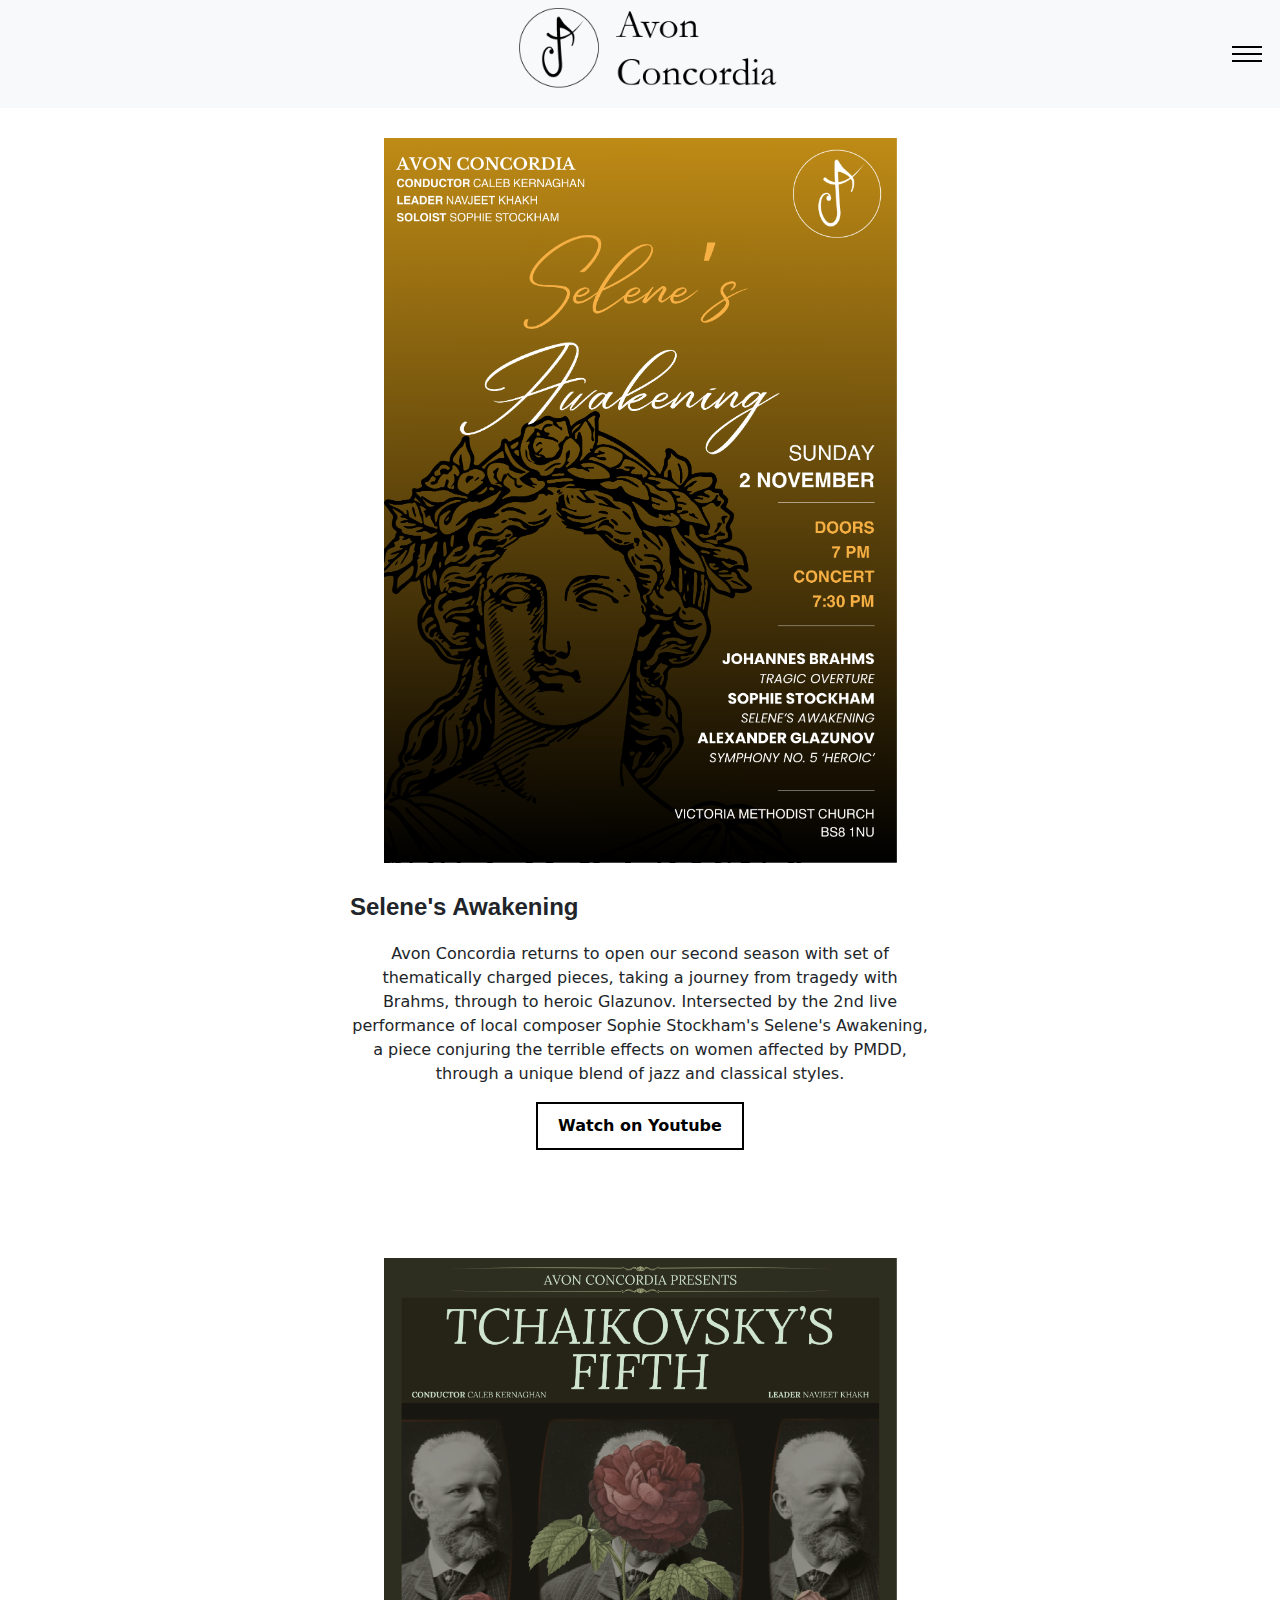
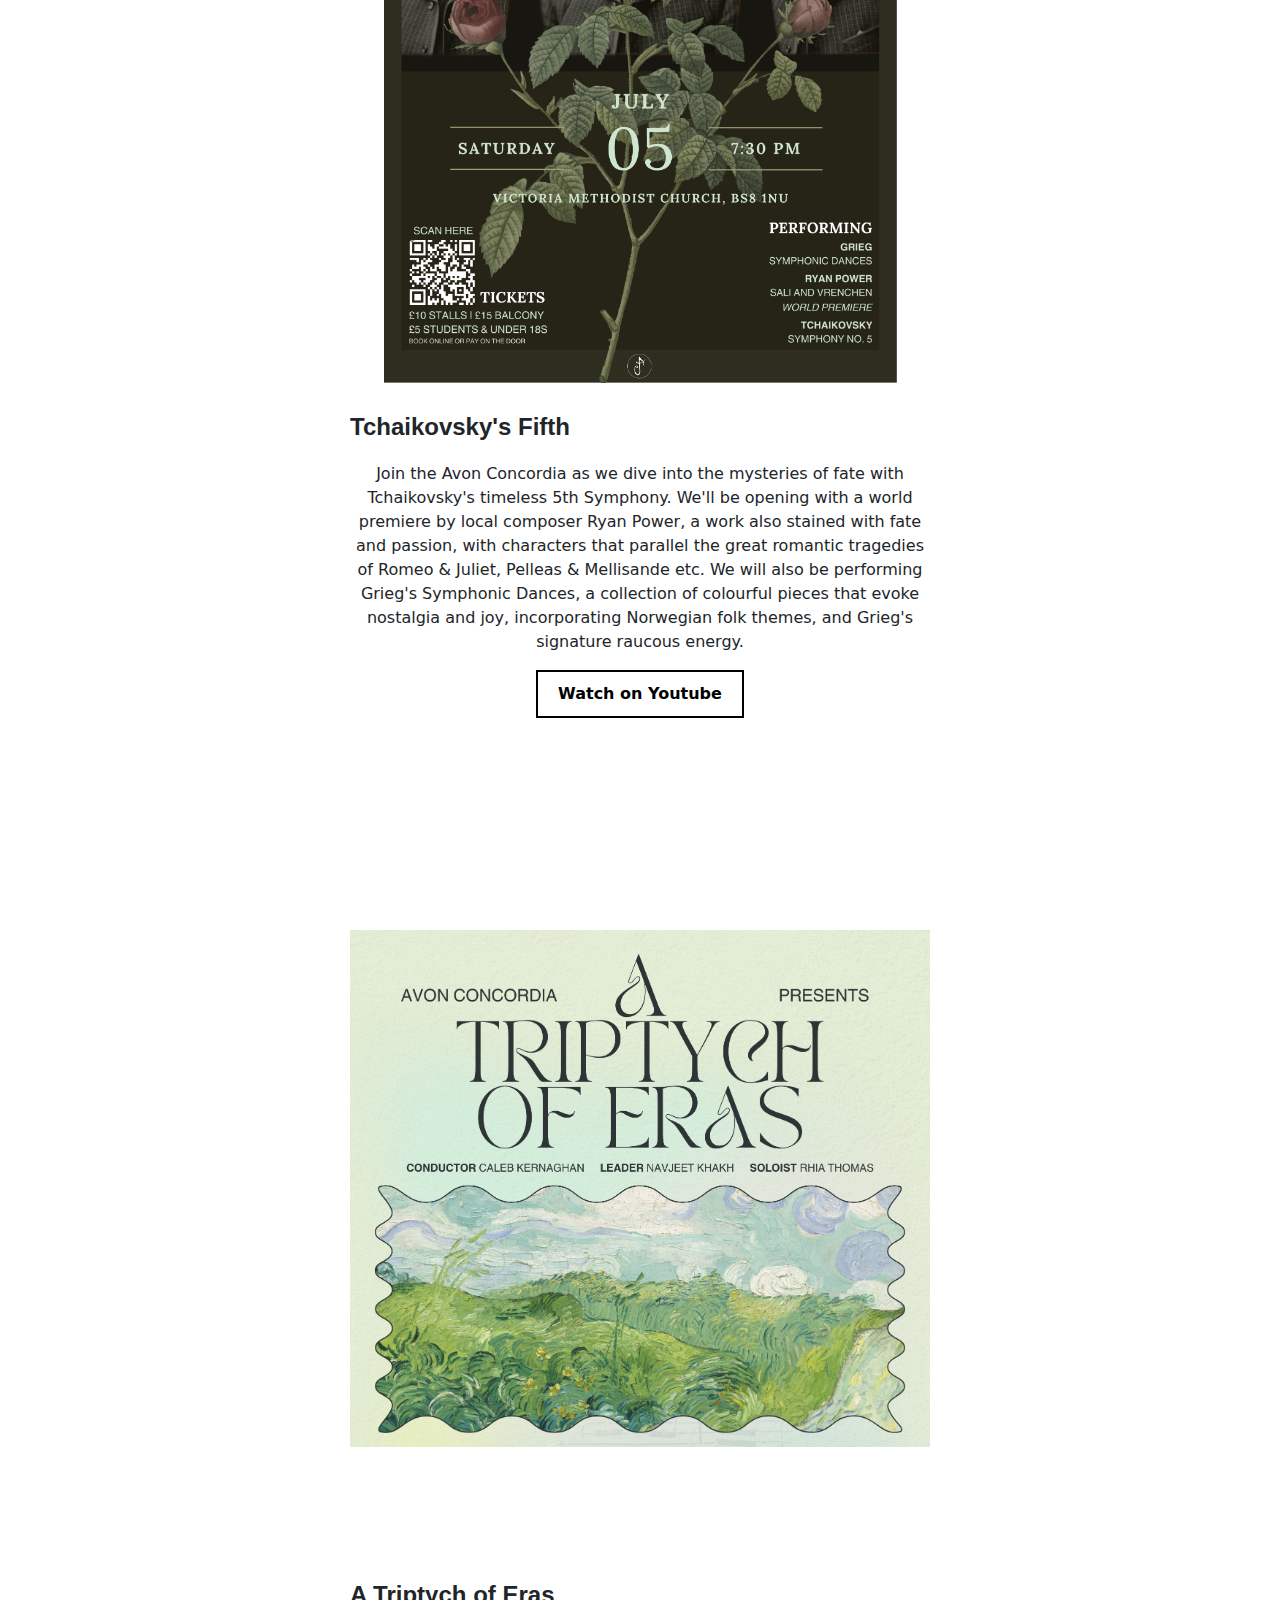
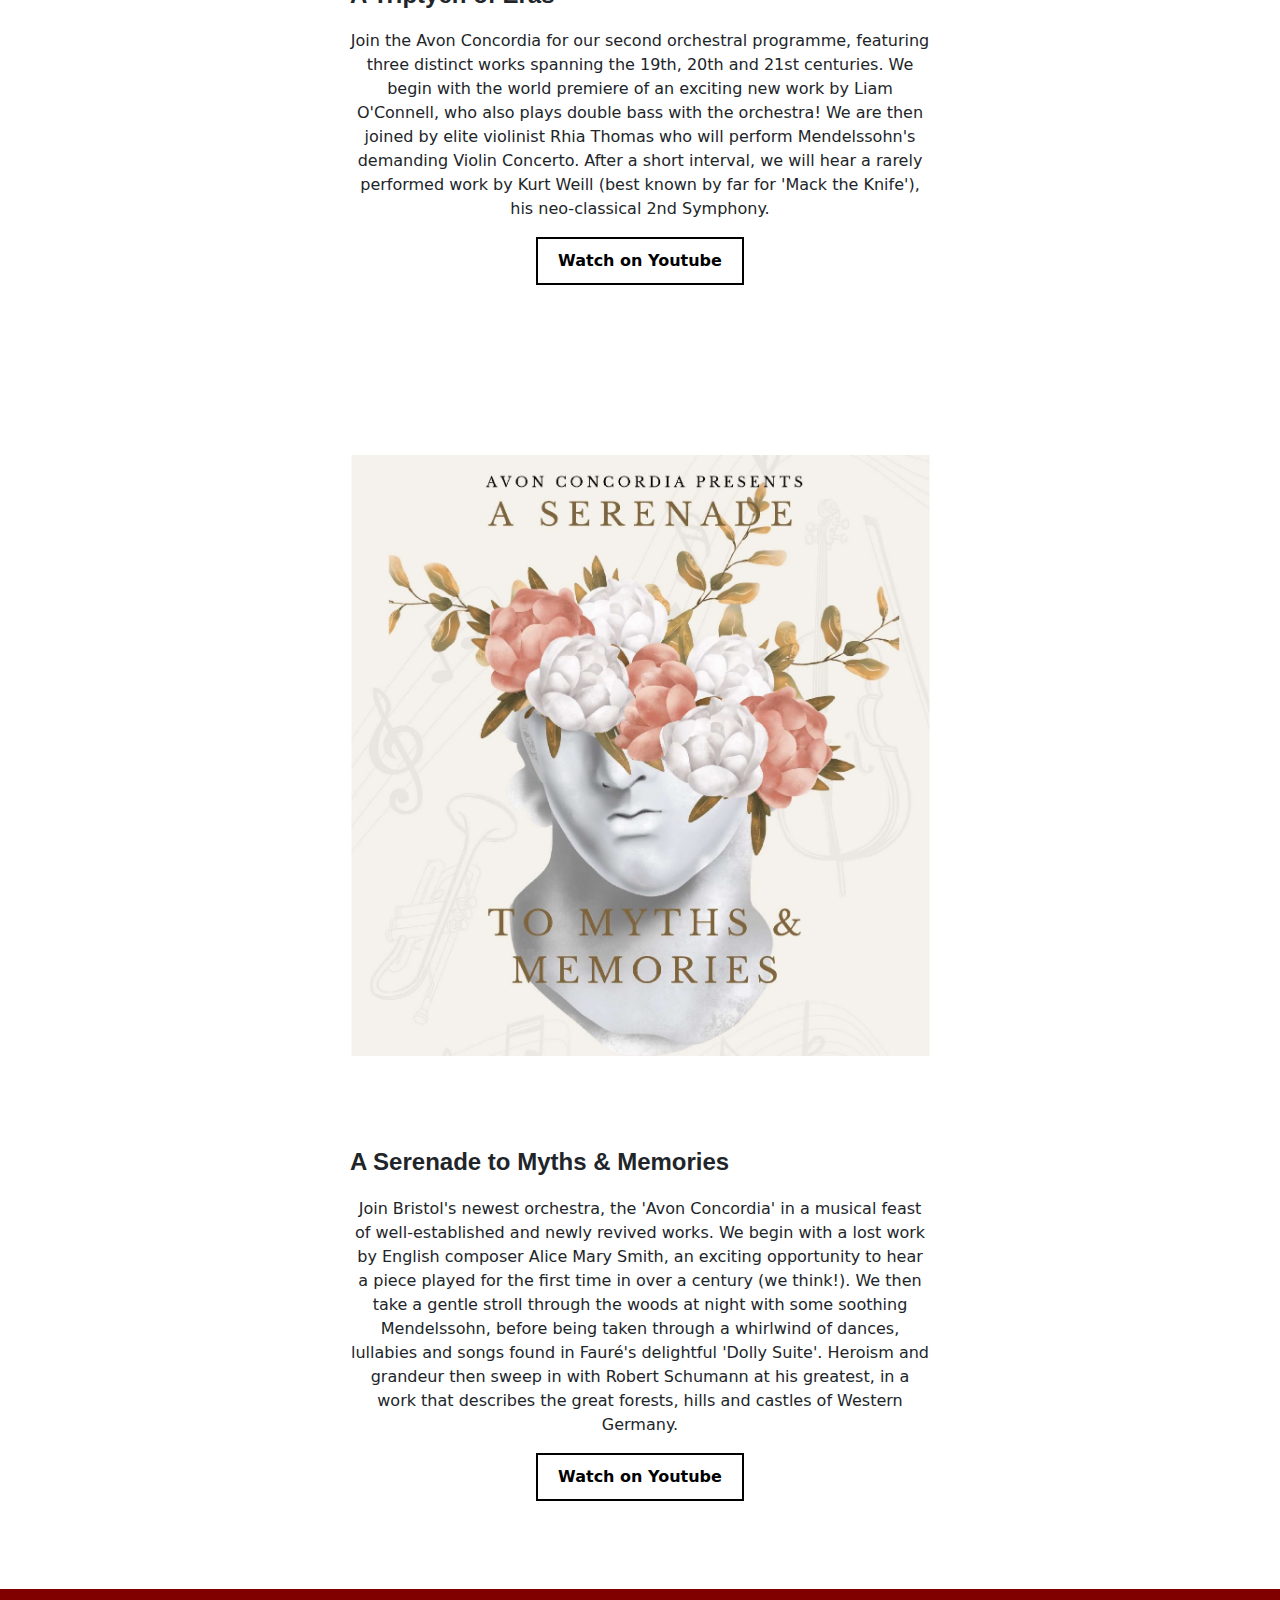
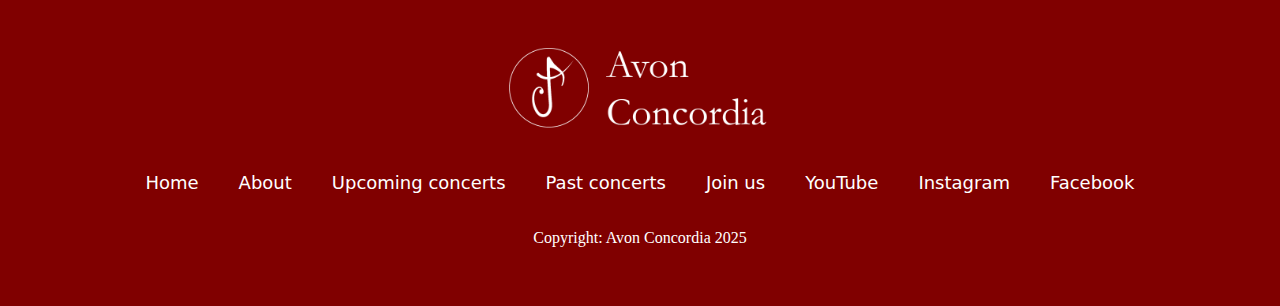
<file: concerts/index.html>
<!doctype html>
<html lang="en">
  <head>
    <!-- Required meta tags -->
    <meta charset="utf-8">
	<meta http-equiv="X-UA-Compatible" content="IE=edge">
    <meta name="viewport" content="width=device-width, initial-scale=1.0">

    <!-- Bootstrap CSS -->
    <link rel="stylesheet" href="https://cdn.jsdelivr.net/npm/bootstrap@5.3.0/dist/css/bootstrap.min.css">
    <script src="https://cdn.jsdelivr.net/npm/bootstrap@5.3.0/dist/js/bootstrap.bundle.min.js"></script>
	<link href="https://cdnjs.cloudflare.com/ajax/libs/font-awesome/6.5.0/css/all.min.css" rel="stylesheet">

	<!-- CSS Styling -->
	<link rel="stylesheet" href="../style.css">
	<link rel="stylesheet" href="../navstyle.css">
	<link rel="stylesheet" href="../footerstyle.css">
	<link rel="stylesheet" href="concerts.css">

	<!-- Favicon -->
	<link rel="icon" type="image/png" href="../Icon.png">

    <title>Avon Concordia - Past Concerts</title>
  </head>
  
  <!-- Navigation bar -->
  <nav class="navbar navbar-light bg-light">
    <div class="container-fluid d-flex justify-content-between align-items-center">
        
        <!-- Left empty div to balance spacing -->
        <div></div>

      <!-- Brand Logo (Centered absolutely) -->
	  <a class="navbar-brand position-absolute centered-logo" href="../">
		<img src="../Logo.png" alt="Avon Concordia" class="logo-img">
	  </a>
        <!-- Navbar Toggler (Right-Aligned) -->
        <button class="custom-toggler" type="button" data-bs-toggle="offcanvas" data-bs-target="#offcanvasNav">
			<span class="custom-toggler-icon"></span>
			<span class="custom-toggler-icon"></span>
			<span class="custom-toggler-icon"></span>
		</button>

    </div>
  </nav>

  <!-- Offcanvas Navigation (Slides in from the Right) -->
  <div class="offcanvas offcanvas-end" tabindex="-1" id="offcanvasNav">
    <div class="offcanvas-header">
        <h5 class="offcanvas-title">Menu</h5>
        <button type="button" class="btn-close" data-bs-dismiss="offcanvas"></button>
    </div>
    <div class="offcanvas-body">
        <ul class="navbar-nav">
            <li class="nav-item">
				<a class="nav-link" href="../">Home</a>
            </li>
            <li class="nav-item">
				<a class="nav-link" href="../about/">About</a>
            </li>
			<li class="nav-item">
				<a class="nav-link" href="../upcoming/">Upcoming concerts</a>
            </li>
			<li class="nav-item active">
				<a class="nav-link" href="./">Past concerts</a>
            </li>
			<li class="nav-item">
				<a class="nav-link" href="../register/">Join us</a>
            </li>
			<li class="nav-item">
                <a class="nav-link" href="https://www.youtube.com/@avonconcordia">YouTube</a>
            </li>
			<li class="nav-item">
                <a class="nav-link" href="https://instagram.com/avonconcordiabristol">Instagram</a>
            </li>
			<li class="nav-item">
                <a class="nav-link" href="https://www.facebook.com/share/1BNGoN1B5P/?mibextid=wwXIfr">Facebook</a>
            </li>
        </ul>
    </div>
  </div>
  
  <body>

	<section>
		<div class="flex-container">
			<div class="flex-item">
			<div class="col text-center">
				<!-- Image -->
				<div class="section-banner-selene"></div>

				<!-- Content for the central column - About -->
				<h2>Selene's Awakening</h2>
				<p>
				Avon Concordia returns to open our second season with set of thematically charged pieces, taking a journey from tragedy with Brahms, through to heroic Glazunov.
				Intersected by the 2nd live performance of local composer Sophie Stockham's Selene's Awakening, a piece conjuring the terrible effects on women affected by PMDD, through a unique blend of jazz and classical styles.
				</p>

				<!-- Watch Button -->
				<div class="text-center">
				<a href="https://www.youtube.com/@avonconcordia" class="btn btn-primary">Watch on Youtube</a>
				</div>
				<br><br>
			</div>
			</div>
		</div>
	</section>

	<section>
		<div class="flex-container">
			<div class="flex-item">
			<div class="col text-center">
				<!-- Image -->
				<div class="section-banner-tchaikovsky"></div>

				<!-- Content for the central column - About -->
				<h2>Tchaikovsky's Fifth</h2>
				<p>
				Join the Avon Concordia as we dive into the mysteries of fate with Tchaikovsky's timeless 5th Symphony.
				We'll be opening with a world premiere by local composer Ryan Power, a work also stained with fate and passion, with characters that parallel the great romantic tragedies of Romeo & Juliet, Pelleas & Mellisande etc.
				We will also be performing Grieg's Symphonic Dances, a collection of colourful pieces that evoke nostalgia and joy, incorporating Norwegian folk themes, and Grieg's signature raucous energy.
				</p>

				<!-- Watch Button -->
				<div class="text-center">
				<a href="https://www.youtube.com/@avonconcordia" class="btn btn-primary">Watch on Youtube</a>
				</div>
				<br><br>
			</div>
			</div>
		</div>
	</section>

	<section>
		<div class="flex-container">
			<div class="flex-item">
			<div class="col text-center">
				<!-- Image -->
				<div class="section-banner-eras"></div>

				<!-- Content for the central column - About -->
				<h2>A Triptych of Eras</h2>
				<p>
				Join the Avon Concordia for our second orchestral programme, featuring three distinct works spanning the 19th, 20th and 21st centuries.
				We begin with the world premiere of an exciting new work by Liam O'Connell, who also plays double bass with the orchestra! We are then joined by elite violinist Rhia Thomas who will perform Mendelssohn's demanding Violin Concerto.
				After a short interval, we will hear a rarely performed work by Kurt Weill (best known by far for 'Mack the Knife'), his neo-classical 2nd Symphony.
				</p>

				<!-- Watch Button -->
				<div class="text-center">
				<a href="https://youtube.com/playlist?list=PL7ouvbS2nWsbVkuVW1YCxz3LEyp-DDyEs&feature=shared" class="btn btn-primary">Watch on Youtube</a>
				</div>
				<br><br>
			</div>
			</div>
		</div>
	</section>

	<section>
		<div class="flex-container">
			<div class="flex-item">
			<div class="col text-center">
				<!-- Image -->
				<div class="section-banner"></div>

				<!-- Content for the central column - About -->
				<h2>A Serenade to Myths & Memories</h2>
				<p>
				Join Bristol's newest orchestra, the 'Avon Concordia' in a musical feast of well-established and newly revived works.
				We begin with a lost work by English composer Alice Mary Smith, an exciting opportunity to hear a piece played for the first time in over a century (we think!).
				We then take a gentle stroll through the woods at night with some soothing Mendelssohn, before being taken through a whirlwind of dances, lullabies and songs found in Fauré's delightful 'Dolly Suite'.
				Heroism and grandeur then sweep in with Robert Schumann at his greatest, in a work that describes the great forests, hills and castles of Western Germany.
				</p>

				<!-- Watch Button -->
				<div class="text-center">
				<a href="https://youtube.com/playlist?list=PL7ouvbS2nWsaJY55MyqlvnjETxknzLaoI&si=3EB3d21yqknmagkz" class="btn btn-primary">Watch on Youtube</a>
				</div>
				<br><br>
			</div>
			</div>
		</div>
	</section>

	

	<!-- Footer Section -->
	<footer class="container-fluid text-center">

		<!-- Footer Logo -->
        <a href="../">
            <img src="../LogoInverted.png" alt="Brand Logo" class="footer-logo">
        </a>



		<div class="footer-nav">
			<ul>
				<li><a href="../">Home</a></li>
				<li><a href="../about/">About</a></li>
				<li><a href="../upcoming/">Upcoming concerts</a></li>
				<li><a href="./">Past concerts</a></li>
				<li><a href="../register/">Join us</a></li>
				<li><a href="https://www.youtube.com/@avonconcordia">YouTube</a></li>
				<li><a href="https://instagram.com/avonconcordiabristol">Instagram</a></li>
				<li><a href="https://www.facebook.com/share/1BNGoN1B5P/?mibextid=wwXIfr">Facebook</a></li>
			</ul>
		</div>
		<div class="row">
		<div class="col">
		<p class="copyright">Copyright: Avon Concordia 2025</p>
		</div>
		</div>
	</footer>


    <!-- Optional JavaScript -->
    <!-- jQuery first, then Popper.js, then Bootstrap JS -->
    <script src="https://code.jquery.com/jquery-3.5.1.slim.min.js" integrity="sha384-DfXdz2htPH0lsSSs5nCTpuj/zy4C+OGpamoFVy38MVBnE+IbbVYUew+OrCXaRkfj" crossorigin="anonymous"></script>
    <script src="https://cdn.jsdelivr.net/npm/popper.js@1.16.0/dist/umd/popper.min.js" integrity="sha384-Q6E9RHvbIyZFJoft+2mJbHaEWldlvI9IOYy5n3zV9zzTtmI3UksdQRVvoxMfooAo" crossorigin="anonymous"></script>
    <script src="https://stackpath.bootstrapcdn.com/bootstrap/4.5.0/js/bootstrap.min.js" integrity="sha384-OgVRvuATP1z7JjHLkuOU7Xw704+h835Lr+6QL9UvYjZE3Ipu6Tp75j7Bh/kR0JKI" crossorigin="anonymous"></script>
  
	<script>
		// Function to toggle the opaque class on the navbar
		function toggleNavbarBackground() {
		  var navbar = document.querySelector('.navbar');
		  if (window.scrollY > 100) { // Adjust the scroll threshold as needed
			navbar.classList.add('opaque');
		  } else {
			navbar.classList.remove('opaque');
		  }
		}
	  
		// Listen for the scroll event
		window.addEventListener('scroll', toggleNavbarBackground);
	  
		// Call the function initially to set the initial state
		toggleNavbarBackground();
	  </script>

	<!-- Shrink header on scroll -->
	<script>
		const header = document.querySelector('.header');
		const navbarHeight = document.querySelector('.navbar').offsetHeight;
	
		window.addEventListener('scroll', () => {
		const scrollY = window.scrollY;
	
		// Check if the screen width is at least 768px (not mobile)
		if (window.innerWidth >= 768) {
			if (scrollY > navbarHeight) {
			let shrinkAmount = Math.min((scrollY - navbarHeight) / 1000, 1); // 1000 = how slow the shrinking happens
			let scale = 1 - shrinkAmount * 0.3; // scale from 1 down to 0.7
			header.style.transform = `scale(${scale})`;
			} else {
			header.style.transform = 'scale(1)';
			}
		} else {
			// On mobile, reset the image scale to 1 and do not apply shrinking
			header.style.transform = 'scale(1)';
		}
		});
	</script>

</body>
</html>
</file>
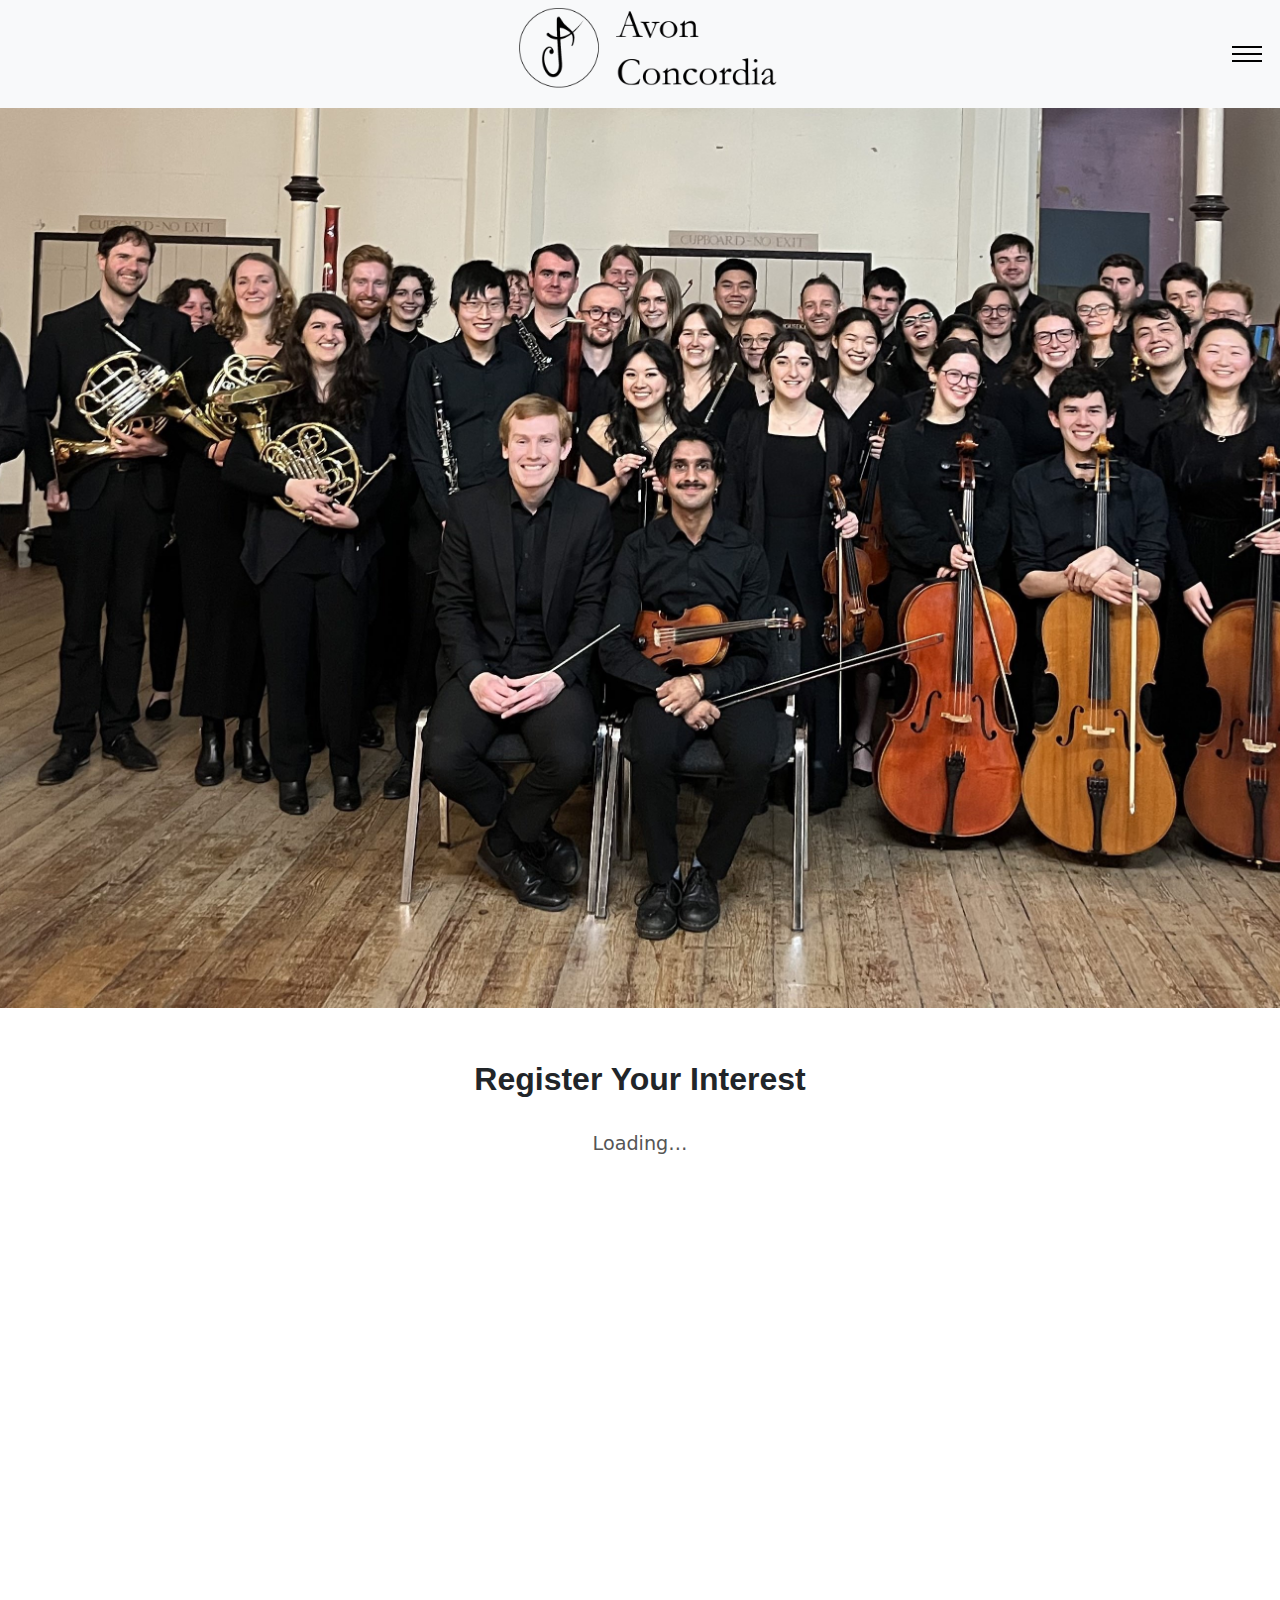
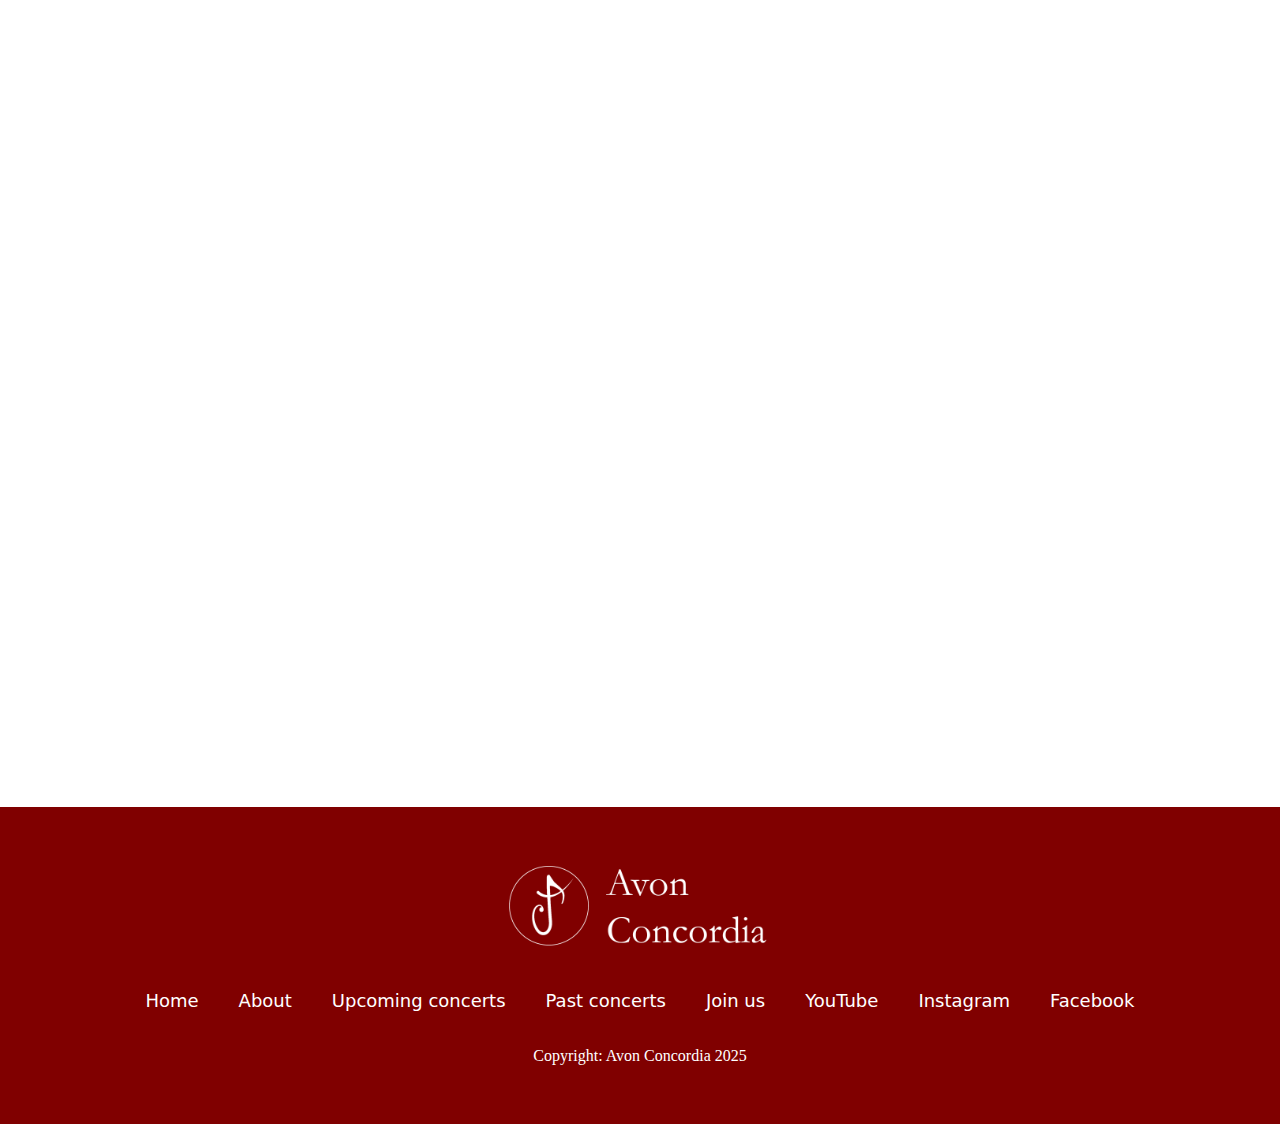
<file: register/index.html>
<!doctype html>
<html lang="en">
  <head>
    <!-- Required meta tags -->
    <meta charset="utf-8">
	<meta http-equiv="X-UA-Compatible" content="IE=edge">
    <meta name="viewport" content="width=device-width, initial-scale=1.0">

    <!-- Bootstrap CSS -->
    <link rel="stylesheet" href="https://cdn.jsdelivr.net/npm/bootstrap@5.3.0/dist/css/bootstrap.min.css">
    <script src="https://cdn.jsdelivr.net/npm/bootstrap@5.3.0/dist/js/bootstrap.bundle.min.js"></script>
	<link href="https://cdnjs.cloudflare.com/ajax/libs/font-awesome/6.5.0/css/all.min.css" rel="stylesheet">

	<!-- CSS Styling -->
	<link rel="stylesheet" href="../style.css">
	<link rel="stylesheet" href="../navstyle.css">
	<link rel="stylesheet" href="../footerstyle.css">
	<link rel="stylesheet" href="../register.css">

	<!-- Favicon -->
	<link rel="icon" type="image/png" href="../Icon.png">

    <title>Avon Concordia - Join</title>
  </head>
  
  <!-- Navigation bar -->
  <nav class="navbar navbar-light bg-light">
    <div class="container-fluid d-flex justify-content-between align-items-center">
        
        <!-- Left empty div to balance spacing -->
        <div></div>

      <!-- Brand Logo (Centered absolutely) -->
	  <a class="navbar-brand position-absolute centered-logo" href="../">
		<img src="../Logo.png" alt="Avon Concordia" class="logo-img">
	  </a>

        <!-- Navbar Toggler (Right-Aligned) -->
        <button class="custom-toggler" type="button" data-bs-toggle="offcanvas" data-bs-target="#offcanvasNav">
			<span class="custom-toggler-icon"></span>
			<span class="custom-toggler-icon"></span>
			<span class="custom-toggler-icon"></span>
		</button>

    </div>
  </nav>

  <!-- Offcanvas Navigation (Slides in from the Right) -->
  <div class="offcanvas offcanvas-end" tabindex="-1" id="offcanvasNav">
    <div class="offcanvas-header">
        <h5 class="offcanvas-title">Menu</h5>
        <button type="button" class="btn-close" data-bs-dismiss="offcanvas"></button>
    </div>
    <div class="offcanvas-body">
        <ul class="navbar-nav">
            <li class="nav-item">
                <a class="nav-link" href="../index.html">Home</a>
            </li>
            <li class="nav-item">
                <a class="nav-link" href="../about/index.html">About</a>
            </li>
			<li class="nav-item">
                <a class="nav-link" href="../upcoming/index.html">Upcoming concerts</a>
            </li>
			<li class="nav-item">
                <a class="nav-link" href="../concerts/index.html">Past concerts</a>
            </li>
			<li class="nav-item active">
                <a class="nav-link" href="index.html">Join us</a>
            </li>
			<li class="nav-item">
                <a class="nav-link" href="https://www.youtube.com/@avonconcordia">YouTube</a>
            </li>
			<li class="nav-item">
                <a class="nav-link" href="https://instagram.com/avonconcordiabristol">Instagram</a>
            </li>
			<li class="nav-item">
                <a class="nav-link" href="https://www.facebook.com/share/1BNGoN1B5P/?mibextid=wwXIfr">Facebook</a>
            </li>
        </ul>
    </div>
  </div>
  
  <body>

	<!-- Page title -->
	<div class="header">
	<div class="jumbotron jumbotron-fluid" style="margin-bottom: 0px;">
		<div class="container text-center">
		<div class="name">
		</div>
		</div>
	</div>
	</div>



	<!-- Text Section -->
	<section class="form-section">
		<h2 class="form-heading">Register Your Interest</h2>

		<div class="form-container">
			<!-- Loading message -->
			<div id="form-loading" class="form-loading">Loading…</div>

			<!-- Iframe wrapper -->
			<div class="responsive-form">
			<iframe id="google-form" src="https://docs.google.com/forms/d/e/1FAIpQLScozDIzuI9GGVjjoA-c0SoI2h7WtVzl-vbImhR1-ut5L7oglg/viewform?embedded=true"
					allowfullscreen></iframe>
			</div>
		</div>
	</section>



	

	<!-- Footer Section -->
	<footer class="container-fluid text-center">

		<!-- Footer Logo -->
        <a href="../index.html">
            <img src="../LogoInverted.png" alt="Brand Logo" class="footer-logo">
        </a>



		<div class="footer-nav">
			<ul>
				<li><a href="../index.html">Home</a></li>
				<li><a href="../about/index.html">About</a></li>
				<li><a href="../upcoming/index.html">Upcoming concerts</a></li>
				<li><a href="../concerts/index.html">Past concerts</a></li>
				<li><a href="index.html">Join us</a></li>
				<li><a href="https://www.youtube.com/@avonconcordia">YouTube</a></li>
				<li><a href="https://instagram.com/avonconcordiabristol">Instagram</a></li>
				<li><a href="https://www.facebook.com/share/1BNGoN1B5P/?mibextid=wwXIfr">Facebook</a></li>
			</ul>
		</div>
		<div class="row">
		<div class="col">
		<p class="copyright">Copyright: Avon Concordia 2025</p>
		</div>
		</div>
	</footer>


    <!-- Optional JavaScript -->
    <!-- jQuery first, then Popper.js, then Bootstrap JS -->
    <script src="https://code.jquery.com/jquery-3.5.1.slim.min.js" integrity="sha384-DfXdz2htPH0lsSSs5nCTpuj/zy4C+OGpamoFVy38MVBnE+IbbVYUew+OrCXaRkfj" crossorigin="anonymous"></script>
    <script src="https://cdn.jsdelivr.net/npm/popper.js@1.16.0/dist/umd/popper.min.js" integrity="sha384-Q6E9RHvbIyZFJoft+2mJbHaEWldlvI9IOYy5n3zV9zzTtmI3UksdQRVvoxMfooAo" crossorigin="anonymous"></script>
    <script src="https://stackpath.bootstrapcdn.com/bootstrap/4.5.0/js/bootstrap.min.js" integrity="sha384-OgVRvuATP1z7JjHLkuOU7Xw704+h835Lr+6QL9UvYjZE3Ipu6Tp75j7Bh/kR0JKI" crossorigin="anonymous"></script>
  
	<script>
		// Function to toggle the opaque class on the navbar
		function toggleNavbarBackground() {
		  var navbar = document.querySelector('.navbar');
		  if (window.scrollY > 100) { // Adjust the scroll threshold as needed
			navbar.classList.add('opaque');
		  } else {
			navbar.classList.remove('opaque');
		  }
		}
	  
		// Listen for the scroll event
		window.addEventListener('scroll', toggleNavbarBackground);
	  
		// Call the function initially to set the initial state
		toggleNavbarBackground();
	  </script>

	<!-- Shrink header on scroll -->
	<script>
		const header = document.querySelector('.header');
		const navbarHeight = document.querySelector('.navbar').offsetHeight;
	
		window.addEventListener('scroll', () => {
		const scrollY = window.scrollY;
	
		// Check if the screen width is at least 768px (not mobile)
		if (window.innerWidth >= 768) {
			if (scrollY > navbarHeight) {
			let shrinkAmount = Math.min((scrollY - navbarHeight) / 1000, 1); // 1000 = how slow the shrinking happens
			let scale = 1 - shrinkAmount * 0.3; // scale from 1 down to 0.7
			header.style.transform = `scale(${scale})`;
			} else {
			header.style.transform = 'scale(1)';
			}
		} else {
			// On mobile, reset the image scale to 1 and do not apply shrinking
			header.style.transform = 'scale(1)';
		}
		});
	</script>

	<!-- Loading message -->
	<script>
		const iframe = document.getElementById('google-form');
		const loadingMessage = document.getElementById('form-loading');

		iframe.addEventListener('load', () => {
			loadingMessage.style.display = 'none';
			iframe.style.display = 'block';
		});
	</script>


</body>
</html>
</file>
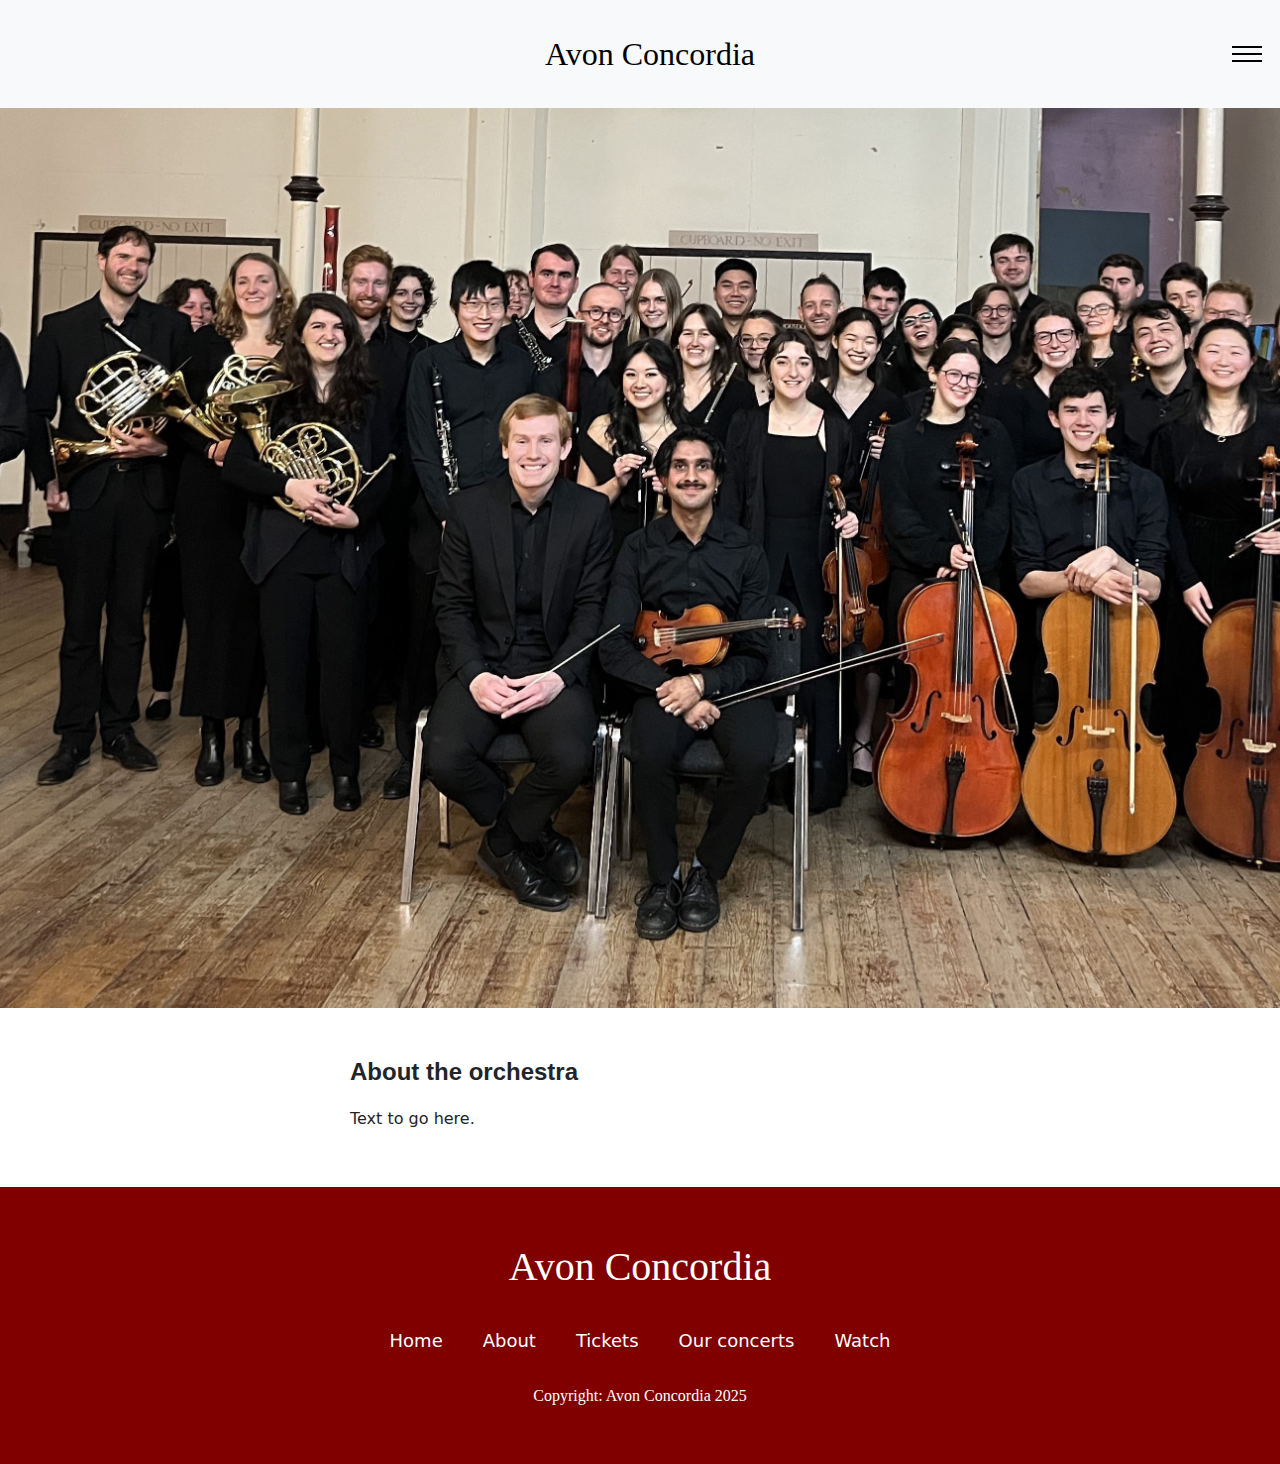
<file: watch/index.html>
<!doctype html>
<html lang="en">
  <head>
    <!-- Required meta tags -->
    <meta charset="utf-8">
	<meta http-equiv="X-UA-Compatible" content="IE=edge">
    <meta name="viewport" content="width=device-width, initial-scale=1.0">

    <!-- Bootstrap CSS -->
    <link rel="stylesheet" href="https://cdn.jsdelivr.net/npm/bootstrap@5.3.0/dist/css/bootstrap.min.css">
    <script src="https://cdn.jsdelivr.net/npm/bootstrap@5.3.0/dist/js/bootstrap.bundle.min.js"></script>

	<!-- CSS Styling -->
	<link rel="stylesheet" href="../style.css">
	<link rel="stylesheet" href="../navstyle.css">
	<link rel="stylesheet" href="../footerstyle.css">
	<link rel="stylesheet" href="../about.css">

    <title>Avon Concordia - Watch</title>
  </head>
  
  <!-- Navigation bar -->
  <nav class="navbar navbar-light fixed-top bg-light">
    <div class="container-fluid d-flex justify-content-between align-items-center">
        
        <!-- Left empty div to balance spacing -->
        <div></div>

        <!-- Brand Title (Centered) -->
        <a class="navbar-brand position-absolute start-50 translate-middle-x">Avon Concordia</a>

        <!-- Navbar Toggler (Right-Aligned) -->
        <button class="custom-toggler" type="button" data-bs-toggle="offcanvas" data-bs-target="#offcanvasNav">
			<span class="custom-toggler-icon"></span>
			<span class="custom-toggler-icon"></span>
			<span class="custom-toggler-icon"></span>
		</button>

    </div>
  </nav>

  <!-- Offcanvas Navigation (Slides in from the Right) -->
  <div class="offcanvas offcanvas-end" tabindex="-1" id="offcanvasNav">
    <div class="offcanvas-header">
        <h5 class="offcanvas-title">Menu</h5>
        <button type="button" class="btn-close" data-bs-dismiss="offcanvas"></button>
    </div>
    <div class="offcanvas-body">
        <ul class="navbar-nav">
            <li class="nav-item">
                <a class="nav-link" href="../index.html">Home</a>
            </li>
            <li class="nav-item">
                <a class="nav-link" href="../about/index.html">About</a>
            </li>
			<li class="nav-item">
                <a class="nav-link" href="../upcoming/index.html">Tickets</a>
            </li>
			<li class="nav-item">
                <a class="nav-link" href="../concerts/index.html">Our concerts</a>
            </li>
			<li class="nav-item active">
                <a class="nav-link" href="index.html">Watch</a>
            </li>
			<li class="nav-item">
                <a class="nav-link" href="../gallery/index.html">Gallery</a>
            </li>
			<li class="nav-item">
                <a class="nav-link" href="../follow/index.html">Follow us</a>
            </li>
        </ul>
    </div>
  </div>
  
  <body>

	<!-- Page title -->
	<div class="header">
	<div class="jumbotron jumbotron-fluid" style="margin-bottom: 0px;">
		<div class="container text-center">
		<div class="name">
		</div>
		</div>
	</div>
	</div>



	<!-- Text Section -->
	<section>
		
		<div class="flex-container">
			
			<div class="flex-item">
			<div class="col">
				<!-- Content for the central column - About -->
				<h2>About the orchestra</h2>
				<p>
					Text to go here.
				</p>
			</div>
			</div>
			
		</div>
		
	</section>

	

	<!-- Footer Section -->
	<footer class="container-fluid text-center">

		<!-- Brand Title-->
		 <div class="brand-title">
			Avon Concordia
		 </div>



		<div class="footer-nav">
			<ul>
				<li><a href="../index.html">Home</a></li>
				<li><a href="../about/index.html">About</a></li>
				<li><a href="../upcoming/index.html">Tickets</a></li>
				<li><a href="../concerts/index.html">Our concerts</a></li>
				<li><a href="index.html">Watch</a></li>
			</ul>
		</div>
		<div class="row">
		<div class="col">
		<p class="copyright">Copyright: Avon Concordia 2025</p>
		</div>
		</div>
	</footer>


    <!-- Optional JavaScript -->
    <!-- jQuery first, then Popper.js, then Bootstrap JS -->
    <script src="https://code.jquery.com/jquery-3.5.1.slim.min.js" integrity="sha384-DfXdz2htPH0lsSSs5nCTpuj/zy4C+OGpamoFVy38MVBnE+IbbVYUew+OrCXaRkfj" crossorigin="anonymous"></script>
    <script src="https://cdn.jsdelivr.net/npm/popper.js@1.16.0/dist/umd/popper.min.js" integrity="sha384-Q6E9RHvbIyZFJoft+2mJbHaEWldlvI9IOYy5n3zV9zzTtmI3UksdQRVvoxMfooAo" crossorigin="anonymous"></script>
    <script src="https://stackpath.bootstrapcdn.com/bootstrap/4.5.0/js/bootstrap.min.js" integrity="sha384-OgVRvuATP1z7JjHLkuOU7Xw704+h835Lr+6QL9UvYjZE3Ipu6Tp75j7Bh/kR0JKI" crossorigin="anonymous"></script>
  
	<script>
		// Function to toggle the opaque class on the navbar
		function toggleNavbarBackground() {
		  var navbar = document.querySelector('.navbar');
		  if (window.scrollY > 100) { // Adjust the scroll threshold as needed
			navbar.classList.add('opaque');
		  } else {
			navbar.classList.remove('opaque');
		  }
		}
	  
		// Listen for the scroll event
		window.addEventListener('scroll', toggleNavbarBackground);
	  
		// Call the function initially to set the initial state
		toggleNavbarBackground();
	  </script>

</body>
</html>
</file>
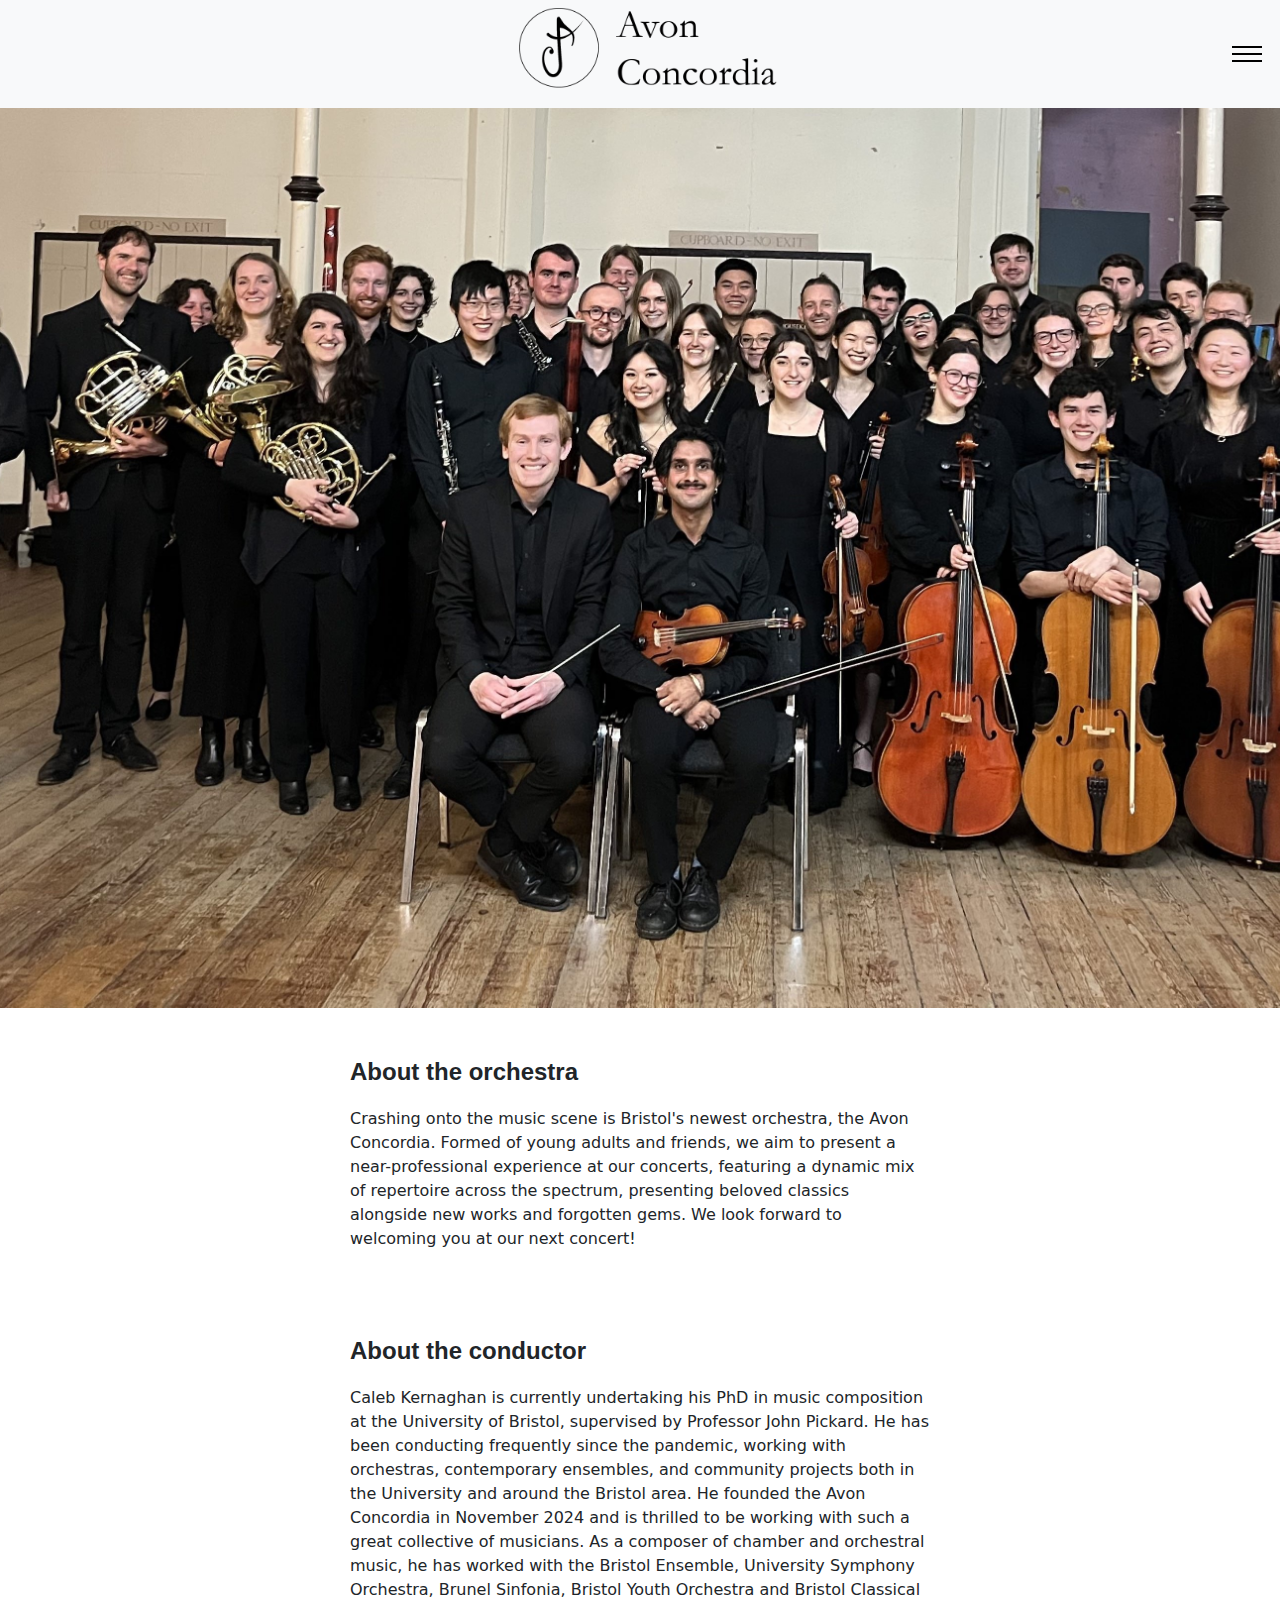
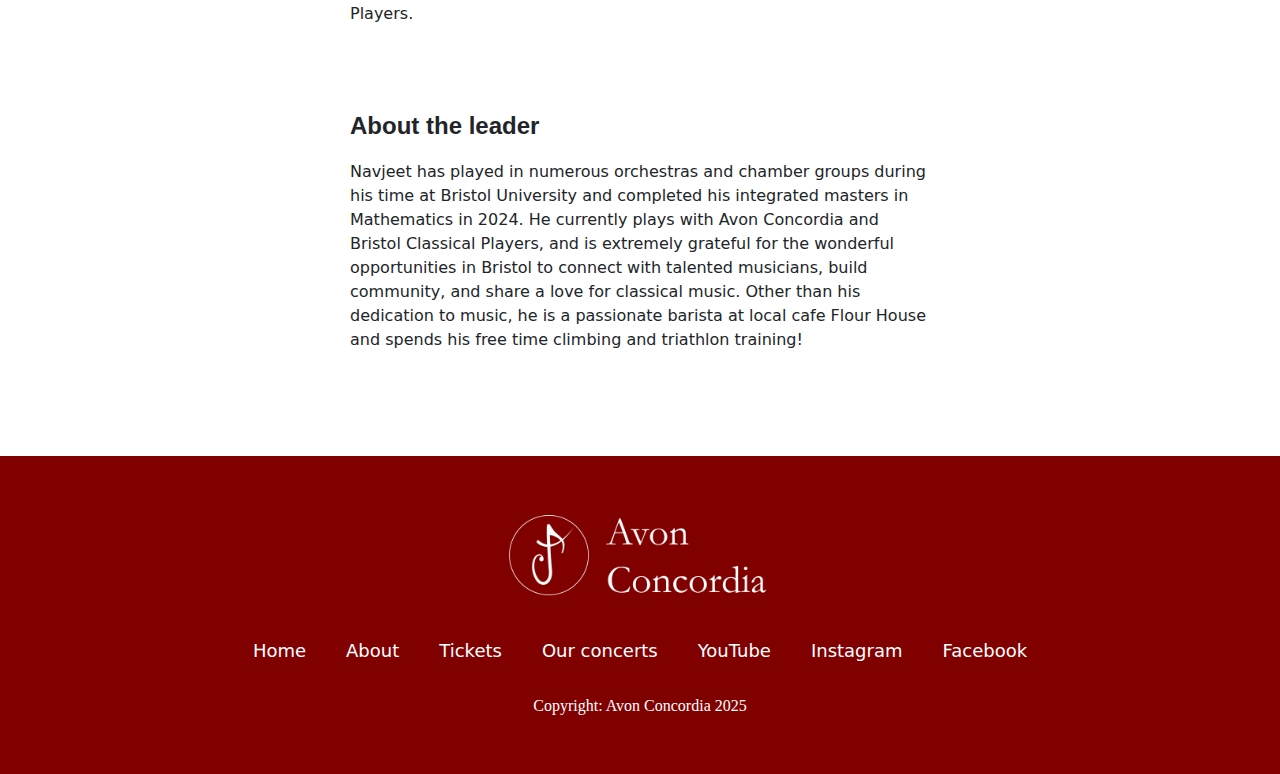
<file: about.html>
<!doctype html>
<html lang="en">
  <head>
    <!-- Required meta tags -->
    <meta charset="utf-8">
	<meta http-equiv="X-UA-Compatible" content="IE=edge">
    <meta name="viewport" content="width=device-width, initial-scale=1.0">

    <!-- Bootstrap CSS -->
    <link rel="stylesheet" href="https://cdn.jsdelivr.net/npm/bootstrap@5.3.0/dist/css/bootstrap.min.css">
    <script src="https://cdn.jsdelivr.net/npm/bootstrap@5.3.0/dist/js/bootstrap.bundle.min.js"></script>
	<link href="https://cdnjs.cloudflare.com/ajax/libs/font-awesome/6.5.0/css/all.min.css" rel="stylesheet">

	<!-- CSS Styling -->
	<link rel="stylesheet" href="style.css">
	<link rel="stylesheet" href="navstyle.css">
	<link rel="stylesheet" href="footerstyle.css">
	<link rel="stylesheet" href="about.css">

	<!-- Favicon -->
	<link rel="icon" type="image/png" href="Icon.png">

    <title>Avon Concordia - About</title>
  </head>
  
  <!-- Navigation bar -->
  <nav class="navbar navbar-light bg-light">
    <div class="container-fluid d-flex justify-content-between align-items-center">
        
        <!-- Left empty div to balance spacing -->
        <div></div>

      <!-- Brand Logo (Centered absolutely) -->
	  <a class="navbar-brand position-absolute centered-logo" href="index.html">
		<img src="Logo.png" alt="Avon Concordia" class="logo-img">
	  </a>

        <!-- Navbar Toggler (Right-Aligned) -->
        <button class="custom-toggler" type="button" data-bs-toggle="offcanvas" data-bs-target="#offcanvasNav">
			<span class="custom-toggler-icon"></span>
			<span class="custom-toggler-icon"></span>
			<span class="custom-toggler-icon"></span>
		</button>

    </div>
  </nav>

  <!-- Offcanvas Navigation (Slides in from the Right) -->
  <div class="offcanvas offcanvas-end" tabindex="-1" id="offcanvasNav">
    <div class="offcanvas-header">
        <h5 class="offcanvas-title">Menu</h5>
        <button type="button" class="btn-close" data-bs-dismiss="offcanvas"></button>
    </div>
    <div class="offcanvas-body">
        <ul class="navbar-nav">
            <li class="nav-item">
                <a class="nav-link" href="index.html">Home</a>
            </li>
            <li class="nav-item active">
                <a class="nav-link" href="about.html">About</a>
            </li>
			<li class="nav-item">
                <a class="nav-link" href="tickets.html">Tickets</a>
            </li>
			<li class="nav-item">
                <a class="nav-link" href="concerts.html">Our concerts</a>
            </li>
			<li class="nav-item">
                <a class="nav-link" href="https://www.youtube.com/@avonconcordia">YouTube</a>
            </li>
			<li class="nav-item">
                <a class="nav-link" href="https://instagram.com/avonconcordiabristol">Instagram</a>
            </li>
			<li class="nav-item">
                <a class="nav-link" href="https://www.facebook.com/share/1BNGoN1B5P/?mibextid=wwXIfr">Facebook</a>
            </li>
        </ul>
    </div>
  </div>
  
  <body>

	<!-- Page title -->
	<div class="header">
	<div class="jumbotron jumbotron-fluid" style="margin-bottom: 0px;">
		<div class="container text-center">
		<div class="name">
		</div>
		</div>
	</div>
	</div>



	<!-- Text Section -->
	<section>
		
		<div class="flex-container">
			
			<div class="flex-item">
			<div class="col">
				<!-- Content for the central column - About -->
				<h2>About the orchestra</h2>
				<p>
					Crashing onto the music scene is Bristol's newest orchestra, the Avon Concordia.
					Formed of young adults and friends, we aim to present a near-professional experience at our concerts, featuring a dynamic mix of repertoire across the spectrum, presenting beloved classics alongside new works and forgotten gems.
					We look forward to welcoming you at our next concert!
				</p>
			</div>
			</div>
			<div class="flex-item">
			<div class="col">
				<h2>About the conductor</h2>
				<p>
					Caleb Kernaghan is currently undertaking his PhD in music composition at the University of Bristol, supervised by Professor John Pickard.
					He has been conducting frequently since the pandemic, working with orchestras, contemporary ensembles, and community projects both in the University and around the Bristol area.
					He founded the Avon Concordia in November 2024 and is thrilled to be working with such a great collective of musicians.
					As a composer of chamber and orchestral music, he has worked with the Bristol Ensemble, University Symphony Orchestra, Brunel Sinfonia, Bristol Youth Orchestra and Bristol Classical Players.
				</p>
			</div>
			</div>
			<div class="flex-item">
			<div class="col">
				<h2>About the leader</h2>
				<p>
					Navjeet has played in numerous orchestras and chamber groups during his time at Bristol University and completed his integrated masters in Mathematics in 2024.
					He currently plays with Avon Concordia and Bristol Classical Players, and is extremely grateful for the wonderful opportunities in Bristol to connect with talented musicians, build community, and share a love for classical music. Other than his dedication to music, he is a passionate barista at local cafe Flour House and spends his free time climbing and triathlon training!
				</p>
				<br><br>
			</div>
			</div>
			
		</div>
		
	</section>

	

	<!-- Footer Section -->
	<footer class="container-fluid text-center">

		<!-- Footer Logo -->
        <a href="index.html">
            <img src="LogoInverted.png" alt="Brand Logo" class="footer-logo">
        </a>



		<div class="footer-nav">
			<ul>
				<li><a href="index.html">Home</a></li>
				<li><a href="about.html">About</a></li>
				<li><a href="tickets.html">Tickets</a></li>
				<li><a href="concerts.html">Our concerts</a></li>
				<li><a href="https://www.youtube.com/@avonconcordia">YouTube</a></li>
				<li><a href="https://instagram.com/avonconcordiabristol">Instagram</a></li>
				<li><a href="https://www.facebook.com/share/1BNGoN1B5P/?mibextid=wwXIfr">Facebook</a></li>
			</ul>
		</div>
		<div class="row">
		<div class="col">
		<p class="copyright">Copyright: Avon Concordia 2025</p>
		</div>
		</div>
	</footer>


    <!-- Optional JavaScript -->
    <!-- jQuery first, then Popper.js, then Bootstrap JS -->
    <script src="https://code.jquery.com/jquery-3.5.1.slim.min.js" integrity="sha384-DfXdz2htPH0lsSSs5nCTpuj/zy4C+OGpamoFVy38MVBnE+IbbVYUew+OrCXaRkfj" crossorigin="anonymous"></script>
    <script src="https://cdn.jsdelivr.net/npm/popper.js@1.16.0/dist/umd/popper.min.js" integrity="sha384-Q6E9RHvbIyZFJoft+2mJbHaEWldlvI9IOYy5n3zV9zzTtmI3UksdQRVvoxMfooAo" crossorigin="anonymous"></script>
    <script src="https://stackpath.bootstrapcdn.com/bootstrap/4.5.0/js/bootstrap.min.js" integrity="sha384-OgVRvuATP1z7JjHLkuOU7Xw704+h835Lr+6QL9UvYjZE3Ipu6Tp75j7Bh/kR0JKI" crossorigin="anonymous"></script>
  
	<script>
		// Function to toggle the opaque class on the navbar
		function toggleNavbarBackground() {
		  var navbar = document.querySelector('.navbar');
		  if (window.scrollY > 100) { // Adjust the scroll threshold as needed
			navbar.classList.add('opaque');
		  } else {
			navbar.classList.remove('opaque');
		  }
		}
	  
		// Listen for the scroll event
		window.addEventListener('scroll', toggleNavbarBackground);
	  
		// Call the function initially to set the initial state
		toggleNavbarBackground();
	  </script>

	<!-- Shrink header on scroll -->
	<script>
		const header = document.querySelector('.header');
		const navbarHeight = document.querySelector('.navbar').offsetHeight;
	
		window.addEventListener('scroll', () => {
		const scrollY = window.scrollY;
	
		// Check if the screen width is at least 768px (not mobile)
		if (window.innerWidth >= 768) {
			if (scrollY > navbarHeight) {
			let shrinkAmount = Math.min((scrollY - navbarHeight) / 1000, 1); // 1000 = how slow the shrinking happens
			let scale = 1 - shrinkAmount * 0.3; // scale from 1 down to 0.7
			header.style.transform = `scale(${scale})`;
			} else {
			header.style.transform = 'scale(1)';
			}
		} else {
			// On mobile, reset the image scale to 1 and do not apply shrinking
			header.style.transform = 'scale(1)';
		}
		});
	</script>

</body>
</html>
</file>
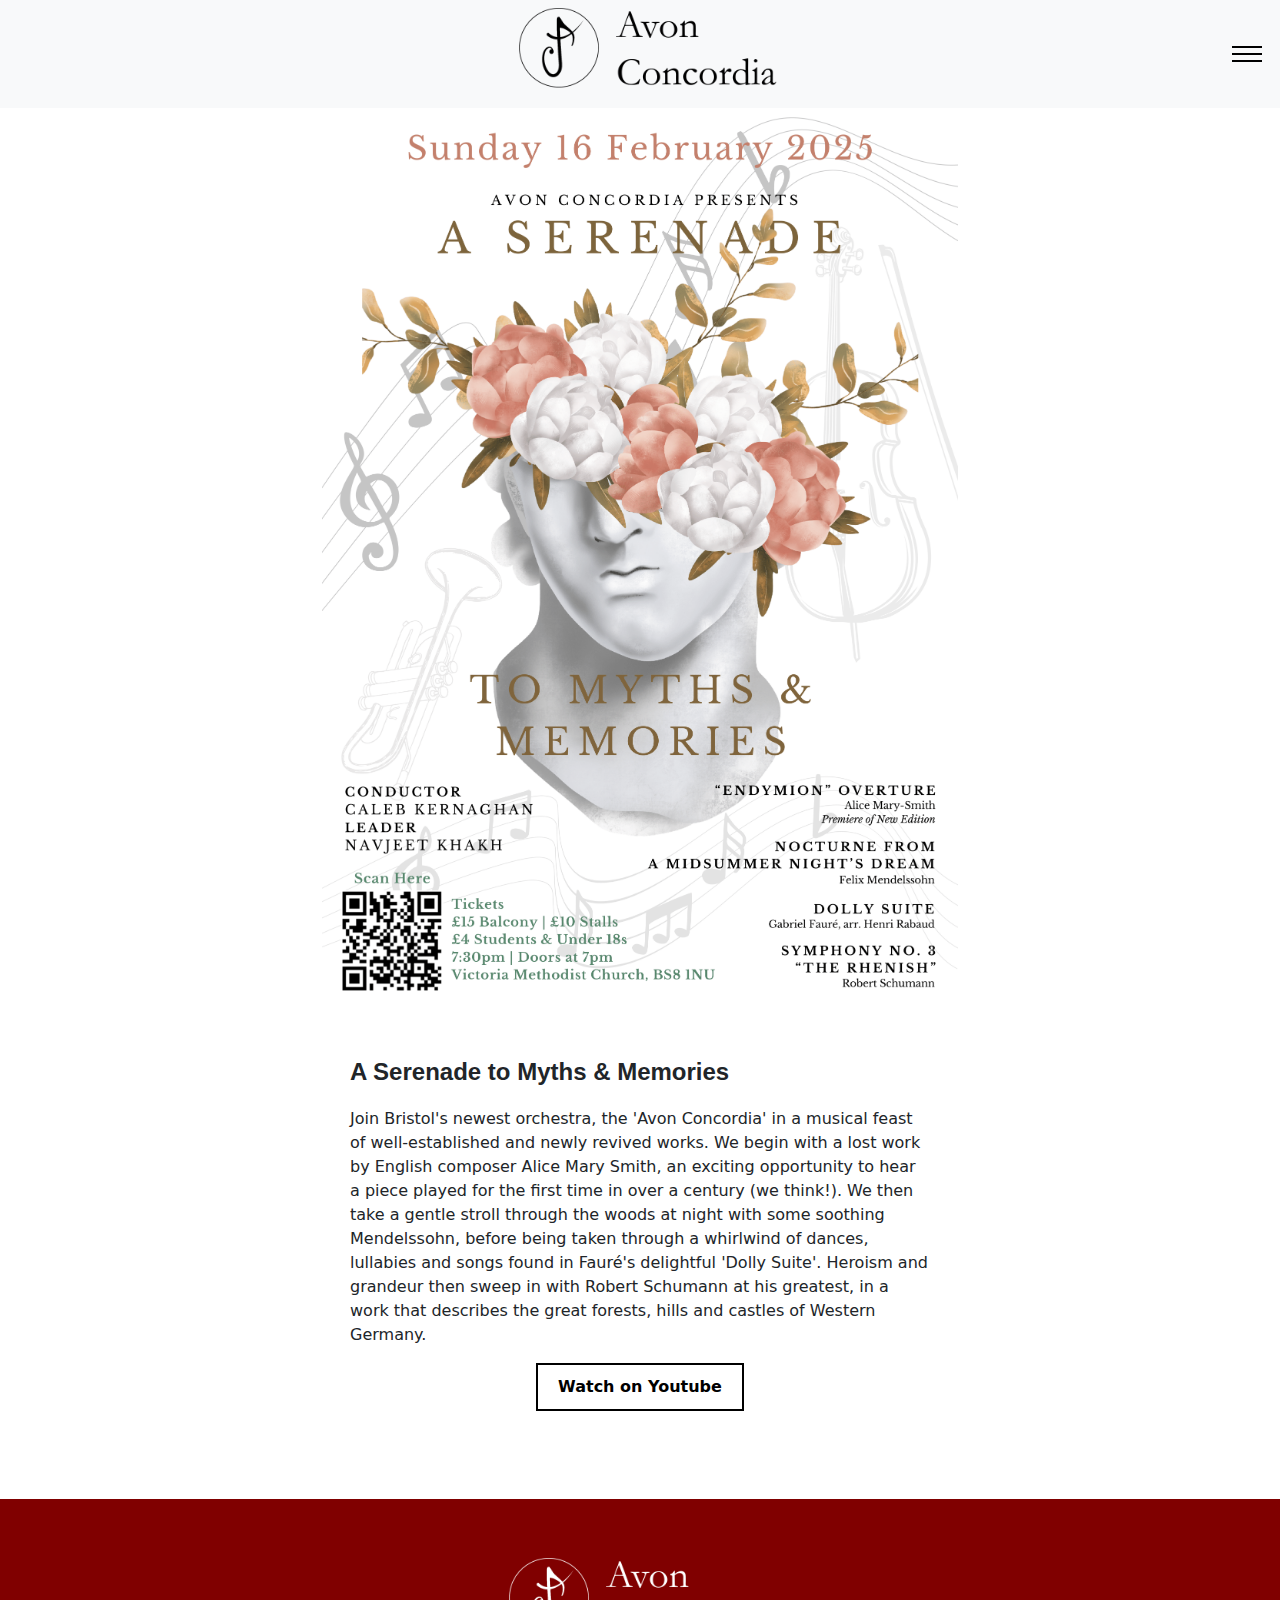
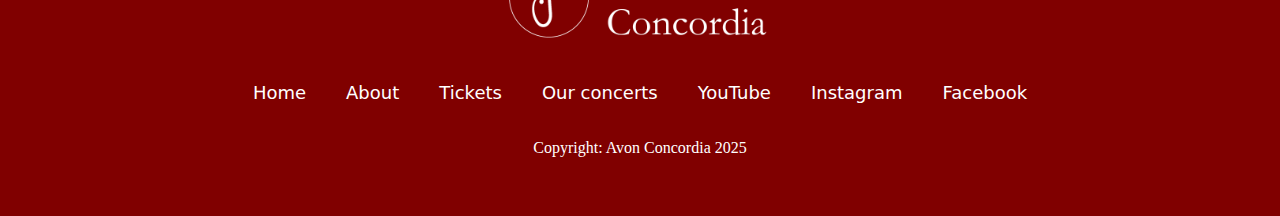
<file: concerts.html>
<!doctype html>
<html lang="en">
  <head>
    <!-- Required meta tags -->
    <meta charset="utf-8">
	<meta http-equiv="X-UA-Compatible" content="IE=edge">
    <meta name="viewport" content="width=device-width, initial-scale=1.0">

    <!-- Bootstrap CSS -->
    <link rel="stylesheet" href="https://cdn.jsdelivr.net/npm/bootstrap@5.3.0/dist/css/bootstrap.min.css">
    <script src="https://cdn.jsdelivr.net/npm/bootstrap@5.3.0/dist/js/bootstrap.bundle.min.js"></script>
	<link href="https://cdnjs.cloudflare.com/ajax/libs/font-awesome/6.5.0/css/all.min.css" rel="stylesheet">

	<!-- CSS Styling -->
	<link rel="stylesheet" href="style.css">
	<link rel="stylesheet" href="navstyle.css">
	<link rel="stylesheet" href="footerstyle.css">
	<link rel="stylesheet" href="concerts.css">

	<!-- Favicon -->
	<link rel="icon" type="image/png" href="Icon.png">

    <title>Avon Concordia - Concerts</title>
  </head>
  
  <!-- Navigation bar -->
  <nav class="navbar navbar-light bg-light">
    <div class="container-fluid d-flex justify-content-between align-items-center">
        
        <!-- Left empty div to balance spacing -->
        <div></div>

      <!-- Brand Logo (Centered absolutely) -->
	  <a class="navbar-brand position-absolute centered-logo" href="index.html">
		<img src="Logo.png" alt="Avon Concordia" class="logo-img">
	  </a>
        <!-- Navbar Toggler (Right-Aligned) -->
        <button class="custom-toggler" type="button" data-bs-toggle="offcanvas" data-bs-target="#offcanvasNav">
			<span class="custom-toggler-icon"></span>
			<span class="custom-toggler-icon"></span>
			<span class="custom-toggler-icon"></span>
		</button>

    </div>
  </nav>

  <!-- Offcanvas Navigation (Slides in from the Right) -->
  <div class="offcanvas offcanvas-end" tabindex="-1" id="offcanvasNav">
    <div class="offcanvas-header">
        <h5 class="offcanvas-title">Menu</h5>
        <button type="button" class="btn-close" data-bs-dismiss="offcanvas"></button>
    </div>
    <div class="offcanvas-body">
        <ul class="navbar-nav">
            <li class="nav-item">
                <a class="nav-link" href="index.html">Home</a>
            </li>
            <li class="nav-item">
                <a class="nav-link" href="about.html">About</a>
            </li>
			<li class="nav-item">
                <a class="nav-link" href="tickets.html">Tickets</a>
            </li>
			<li class="nav-item active">
                <a class="nav-link" href="concerts.html">Our concerts</a>
            </li>
			<li class="nav-item">
                <a class="nav-link" href="https://www.youtube.com/@avonconcordia">YouTube</a>
            </li>
			<li class="nav-item">
                <a class="nav-link" href="https://instagram.com/avonconcordiabristol">Instagram</a>
            </li>
			<li class="nav-item">
                <a class="nav-link" href="https://www.facebook.com/share/1BNGoN1B5P/?mibextid=wwXIfr">Facebook</a>
            </li>
        </ul>
    </div>
  </div>
  
  <body>

	<!-- Page title -->
	<div class="header">
	<div class="jumbotron jumbotron-fluid" style="margin-bottom: 0px;">
		<div class="container text-center">
		<div class="name">
		</div>
		</div>
	</div>
	</div>



	<!-- Text Section -->
	<section>
		
		<div class="flex-container">
			
			<div class="flex-item">
			<div class="col">
				<!-- Content for the central column - About -->
				<h2>A Serenade to Myths & Memories</h2>
				<p>
					Join Bristol's newest orchestra, the 'Avon Concordia' in a musical feast of well-established and newly revived works.
					We begin with a lost work by English composer Alice Mary Smith, an exciting opportunity to hear a piece played for the first time in over a century (we think!).
					We then take a gentle stroll through the woods at night with some soothing Mendelssohn, before being taken through a whirlwind of dances, lullabies and songs found in Fauré's delightful 'Dolly Suite'.
					Heroism and grandeur then sweep in with Robert Schumann at his greatest, in a work that describes the great forests, hills and castles of Western Germany.
				</p>

				<!-- Watch Button -->
				<div class="text-center">
					<a href="https://youtube.com/playlist?list=PL7ouvbS2nWsaJY55MyqlvnjETxknzLaoI&si=3EB3d21yqknmagkz" class="btn btn-primary">Watch on Youtube</a>
				</div>
				<br><br>
			</div>
			</div>
			
		</div>
		
	</section>

	

	<!-- Footer Section -->
	<footer class="container-fluid text-center">

		<!-- Footer Logo -->
        <a href="index.html">
            <img src="LogoInverted.png" alt="Brand Logo" class="footer-logo">
        </a>



		<div class="footer-nav">
			<ul>
				<li><a href="index.html">Home</a></li>
				<li><a href="about.html">About</a></li>
				<li><a href="tickets.html">Tickets</a></li>
				<li><a href="concerts.html">Our concerts</a></li>
				<li><a href="https://www.youtube.com/@avonconcordia">YouTube</a></li>
				<li><a href="https://instagram.com/avonconcordiabristol">Instagram</a></li>
				<li><a href="https://www.facebook.com/share/1BNGoN1B5P/?mibextid=wwXIfr">Facebook</a></li>
			</ul>
		</div>
		<div class="row">
		<div class="col">
		<p class="copyright">Copyright: Avon Concordia 2025</p>
		</div>
		</div>
	</footer>


    <!-- Optional JavaScript -->
    <!-- jQuery first, then Popper.js, then Bootstrap JS -->
    <script src="https://code.jquery.com/jquery-3.5.1.slim.min.js" integrity="sha384-DfXdz2htPH0lsSSs5nCTpuj/zy4C+OGpamoFVy38MVBnE+IbbVYUew+OrCXaRkfj" crossorigin="anonymous"></script>
    <script src="https://cdn.jsdelivr.net/npm/popper.js@1.16.0/dist/umd/popper.min.js" integrity="sha384-Q6E9RHvbIyZFJoft+2mJbHaEWldlvI9IOYy5n3zV9zzTtmI3UksdQRVvoxMfooAo" crossorigin="anonymous"></script>
    <script src="https://stackpath.bootstrapcdn.com/bootstrap/4.5.0/js/bootstrap.min.js" integrity="sha384-OgVRvuATP1z7JjHLkuOU7Xw704+h835Lr+6QL9UvYjZE3Ipu6Tp75j7Bh/kR0JKI" crossorigin="anonymous"></script>
  
	<script>
		// Function to toggle the opaque class on the navbar
		function toggleNavbarBackground() {
		  var navbar = document.querySelector('.navbar');
		  if (window.scrollY > 100) { // Adjust the scroll threshold as needed
			navbar.classList.add('opaque');
		  } else {
			navbar.classList.remove('opaque');
		  }
		}
	  
		// Listen for the scroll event
		window.addEventListener('scroll', toggleNavbarBackground);
	  
		// Call the function initially to set the initial state
		toggleNavbarBackground();
	  </script>

	<!-- Shrink header on scroll -->
	<script>
		const header = document.querySelector('.header');
		const navbarHeight = document.querySelector('.navbar').offsetHeight;
	
		window.addEventListener('scroll', () => {
		const scrollY = window.scrollY;
	
		// Check if the screen width is at least 768px (not mobile)
		if (window.innerWidth >= 768) {
			if (scrollY > navbarHeight) {
			let shrinkAmount = Math.min((scrollY - navbarHeight) / 1000, 1); // 1000 = how slow the shrinking happens
			let scale = 1 - shrinkAmount * 0.3; // scale from 1 down to 0.7
			header.style.transform = `scale(${scale})`;
			} else {
			header.style.transform = 'scale(1)';
			}
		} else {
			// On mobile, reset the image scale to 1 and do not apply shrinking
			header.style.transform = 'scale(1)';
		}
		});
	</script>

</body>
</html>
</file>
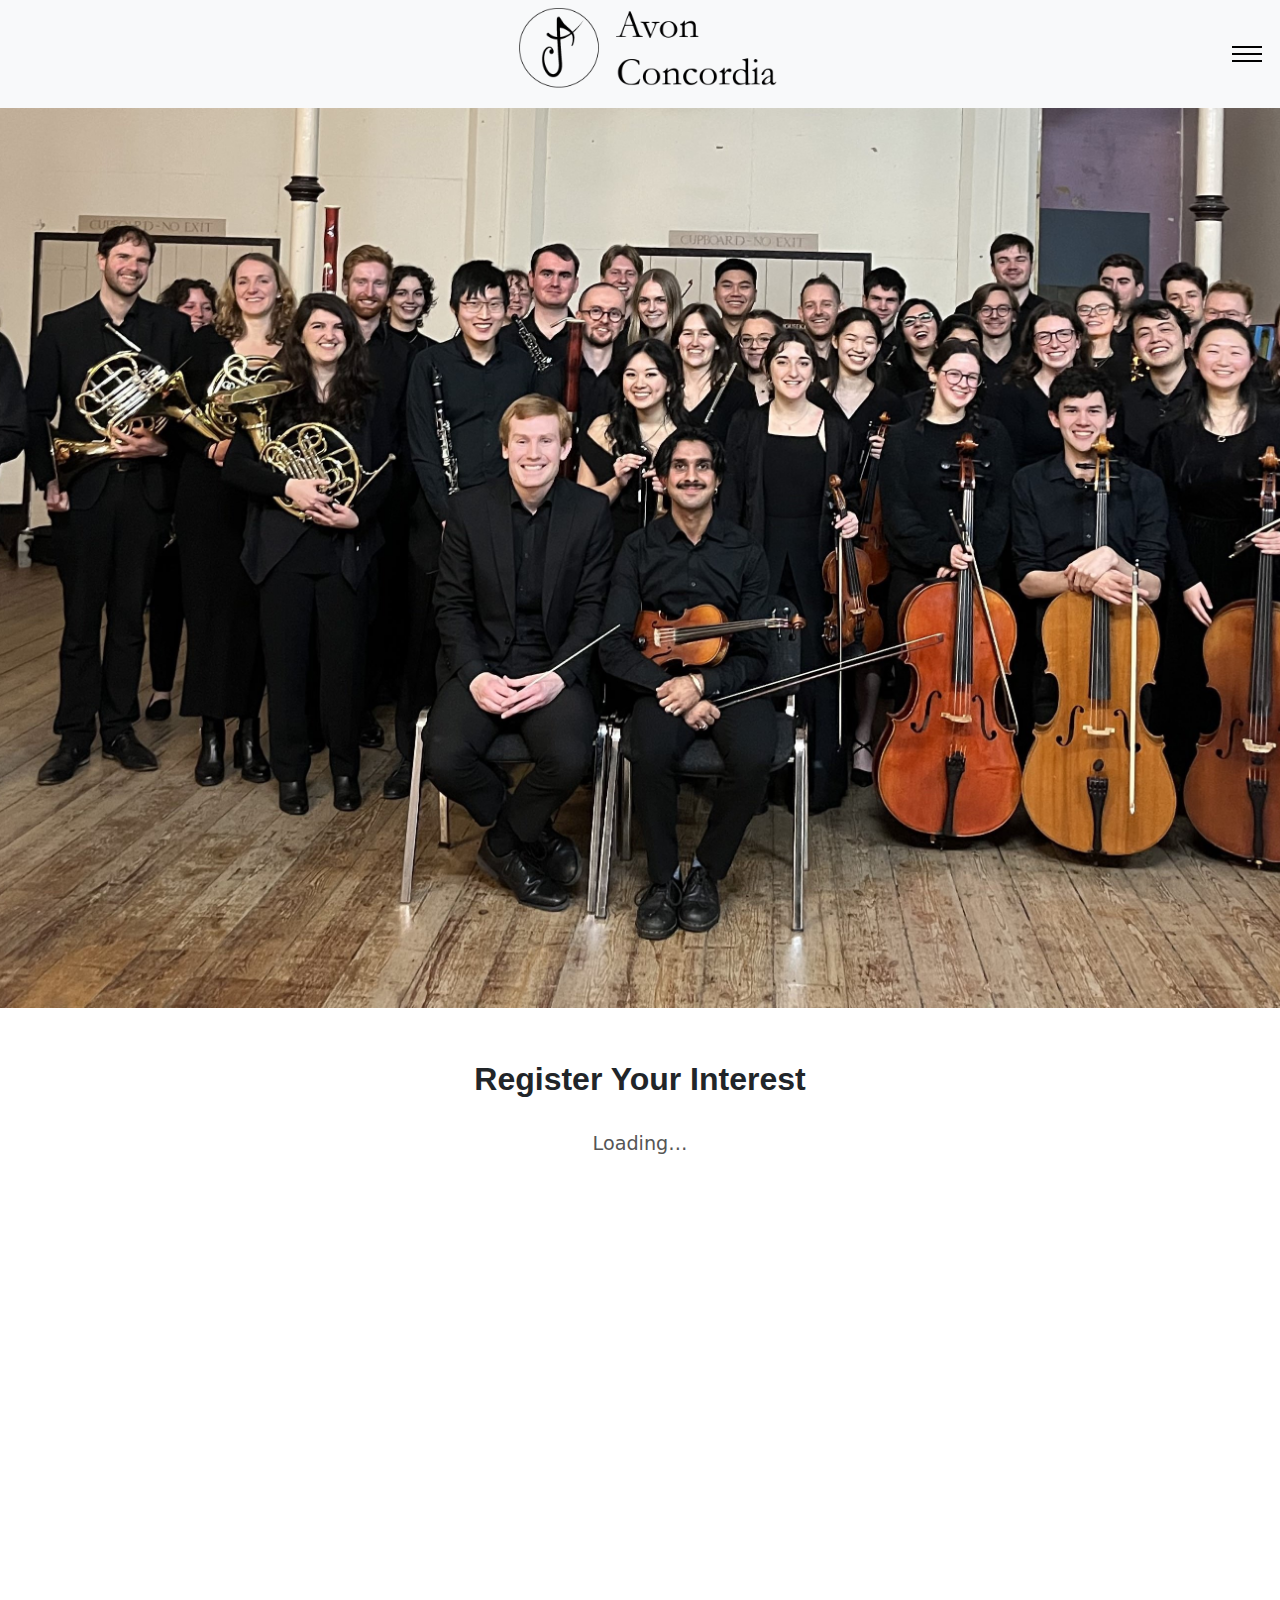
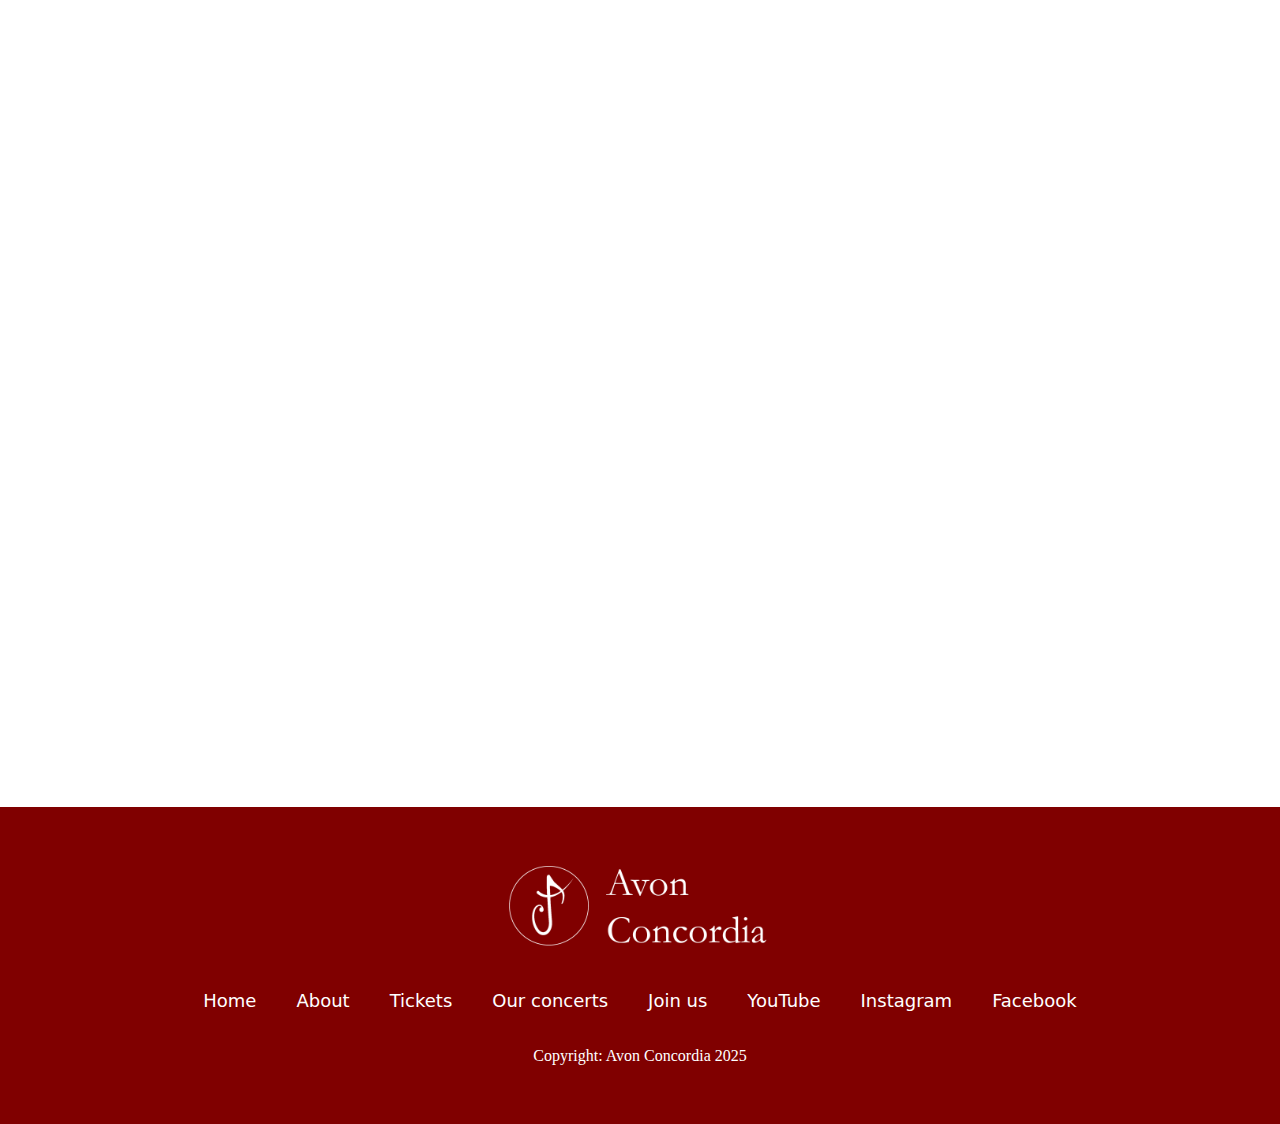
<file: register.html>
<!doctype html>
<html lang="en">
  <head>
    <!-- Required meta tags -->
    <meta charset="utf-8">
	<meta http-equiv="X-UA-Compatible" content="IE=edge">
    <meta name="viewport" content="width=device-width, initial-scale=1.0">

    <!-- Bootstrap CSS -->
    <link rel="stylesheet" href="https://cdn.jsdelivr.net/npm/bootstrap@5.3.0/dist/css/bootstrap.min.css">
    <script src="https://cdn.jsdelivr.net/npm/bootstrap@5.3.0/dist/js/bootstrap.bundle.min.js"></script>
	<link href="https://cdnjs.cloudflare.com/ajax/libs/font-awesome/6.5.0/css/all.min.css" rel="stylesheet">

	<!-- CSS Styling -->
	<link rel="stylesheet" href="style.css">
	<link rel="stylesheet" href="navstyle.css">
	<link rel="stylesheet" href="footerstyle.css">
	<link rel="stylesheet" href="register.css">

	<!-- Favicon -->
	<link rel="icon" type="image/png" href="Icon.png">

    <title>Avon Concordia - Join</title>
  </head>
  
  <!-- Navigation bar -->
  <nav class="navbar navbar-light bg-light">
    <div class="container-fluid d-flex justify-content-between align-items-center">
        
        <!-- Left empty div to balance spacing -->
        <div></div>

      <!-- Brand Logo (Centered absolutely) -->
	  <a class="navbar-brand position-absolute centered-logo" href="index.html">
		<img src="Logo.png" alt="Avon Concordia" class="logo-img">
	  </a>

        <!-- Navbar Toggler (Right-Aligned) -->
        <button class="custom-toggler" type="button" data-bs-toggle="offcanvas" data-bs-target="#offcanvasNav">
			<span class="custom-toggler-icon"></span>
			<span class="custom-toggler-icon"></span>
			<span class="custom-toggler-icon"></span>
		</button>

    </div>
  </nav>

  <!-- Offcanvas Navigation (Slides in from the Right) -->
  <div class="offcanvas offcanvas-end" tabindex="-1" id="offcanvasNav">
    <div class="offcanvas-header">
        <h5 class="offcanvas-title">Menu</h5>
        <button type="button" class="btn-close" data-bs-dismiss="offcanvas"></button>
    </div>
    <div class="offcanvas-body">
        <ul class="navbar-nav">
            <li class="nav-item">
                <a class="nav-link" href="index.html">Home</a>
            </li>
            <li class="nav-item">
                <a class="nav-link" href="about.html">About</a>
            </li>
			<li class="nav-item">
                <a class="nav-link" href="tickets.html">Tickets</a>
            </li>
			<li class="nav-item">
                <a class="nav-link" href="concerts.html">Our concerts</a>
            </li>
			<li class="nav-item active">
                <a class="nav-link" href="register.html">Join us</a>
            </li>
			<li class="nav-item">
                <a class="nav-link" href="https://www.youtube.com/@avonconcordia">YouTube</a>
            </li>
			<li class="nav-item">
                <a class="nav-link" href="https://instagram.com/avonconcordiabristol">Instagram</a>
            </li>
			<li class="nav-item">
                <a class="nav-link" href="https://www.facebook.com/share/1BNGoN1B5P/?mibextid=wwXIfr">Facebook</a>
            </li>
        </ul>
    </div>
  </div>
  
  <body>

	<!-- Page title -->
	<div class="header">
	<div class="jumbotron jumbotron-fluid" style="margin-bottom: 0px;">
		<div class="container text-center">
		<div class="name">
		</div>
		</div>
	</div>
	</div>



	<!-- Text Section -->
	<section class="form-section">
		<h2 class="form-heading">Register Your Interest</h2>

		<div class="form-container">
			<!-- Loading message -->
			<div id="form-loading" class="form-loading">Loading…</div>

			<!-- Iframe wrapper -->
			<div class="responsive-form">
			<iframe id="google-form" src="https://docs.google.com/forms/d/e/1FAIpQLScozDIzuI9GGVjjoA-c0SoI2h7WtVzl-vbImhR1-ut5L7oglg/viewform?embedded=true"
					allowfullscreen></iframe>
			</div>
		</div>
	</section>



	

	<!-- Footer Section -->
	<footer class="container-fluid text-center">

		<!-- Footer Logo -->
        <a href="index.html">
            <img src="LogoInverted.png" alt="Brand Logo" class="footer-logo">
        </a>



		<div class="footer-nav">
			<ul>
				<li><a href="index.html">Home</a></li>
				<li><a href="about.html">About</a></li>
				<li><a href="tickets.html">Tickets</a></li>
				<li><a href="concerts.html">Our concerts</a></li>
				<li><a href="register.html">Join us</a></li>
				<li><a href="https://www.youtube.com/@avonconcordia">YouTube</a></li>
				<li><a href="https://instagram.com/avonconcordiabristol">Instagram</a></li>
				<li><a href="https://www.facebook.com/share/1BNGoN1B5P/?mibextid=wwXIfr">Facebook</a></li>
			</ul>
		</div>
		<div class="row">
		<div class="col">
		<p class="copyright">Copyright: Avon Concordia 2025</p>
		</div>
		</div>
	</footer>


    <!-- Optional JavaScript -->
    <!-- jQuery first, then Popper.js, then Bootstrap JS -->
    <script src="https://code.jquery.com/jquery-3.5.1.slim.min.js" integrity="sha384-DfXdz2htPH0lsSSs5nCTpuj/zy4C+OGpamoFVy38MVBnE+IbbVYUew+OrCXaRkfj" crossorigin="anonymous"></script>
    <script src="https://cdn.jsdelivr.net/npm/popper.js@1.16.0/dist/umd/popper.min.js" integrity="sha384-Q6E9RHvbIyZFJoft+2mJbHaEWldlvI9IOYy5n3zV9zzTtmI3UksdQRVvoxMfooAo" crossorigin="anonymous"></script>
    <script src="https://stackpath.bootstrapcdn.com/bootstrap/4.5.0/js/bootstrap.min.js" integrity="sha384-OgVRvuATP1z7JjHLkuOU7Xw704+h835Lr+6QL9UvYjZE3Ipu6Tp75j7Bh/kR0JKI" crossorigin="anonymous"></script>
  
	<script>
		// Function to toggle the opaque class on the navbar
		function toggleNavbarBackground() {
		  var navbar = document.querySelector('.navbar');
		  if (window.scrollY > 100) { // Adjust the scroll threshold as needed
			navbar.classList.add('opaque');
		  } else {
			navbar.classList.remove('opaque');
		  }
		}
	  
		// Listen for the scroll event
		window.addEventListener('scroll', toggleNavbarBackground);
	  
		// Call the function initially to set the initial state
		toggleNavbarBackground();
	  </script>

	<!-- Shrink header on scroll -->
	<script>
		const header = document.querySelector('.header');
		const navbarHeight = document.querySelector('.navbar').offsetHeight;
	
		window.addEventListener('scroll', () => {
		const scrollY = window.scrollY;
	
		// Check if the screen width is at least 768px (not mobile)
		if (window.innerWidth >= 768) {
			if (scrollY > navbarHeight) {
			let shrinkAmount = Math.min((scrollY - navbarHeight) / 1000, 1); // 1000 = how slow the shrinking happens
			let scale = 1 - shrinkAmount * 0.3; // scale from 1 down to 0.7
			header.style.transform = `scale(${scale})`;
			} else {
			header.style.transform = 'scale(1)';
			}
		} else {
			// On mobile, reset the image scale to 1 and do not apply shrinking
			header.style.transform = 'scale(1)';
		}
		});
	</script>

	<!-- Loading message -->
	<script>
		const iframe = document.getElementById('google-form');
		const loadingMessage = document.getElementById('form-loading');

		iframe.addEventListener('load', () => {
			loadingMessage.style.display = 'none';
			iframe.style.display = 'block';
		});
	</script>


</body>
</html>
</file>
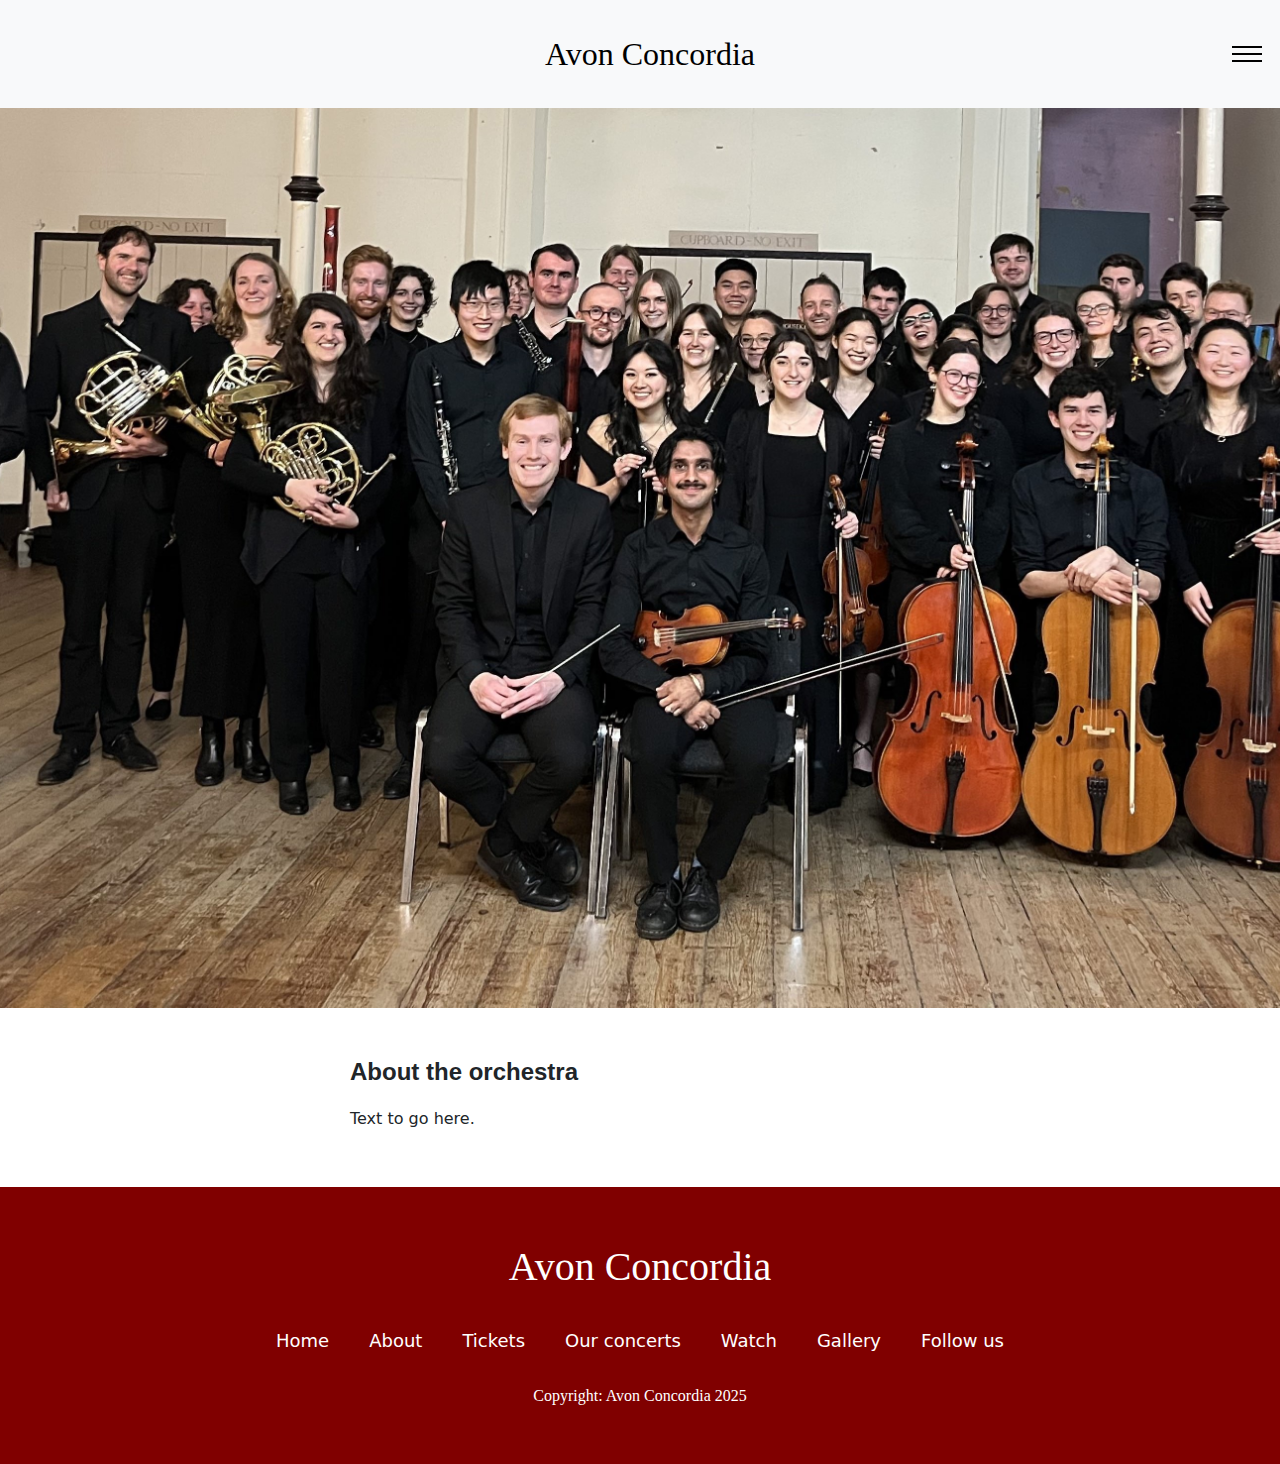
<file: watch.html>
<!doctype html>
<html lang="en">
  <head>
    <!-- Required meta tags -->
    <meta charset="utf-8">
	<meta http-equiv="X-UA-Compatible" content="IE=edge">
    <meta name="viewport" content="width=device-width, initial-scale=1.0">

    <!-- Bootstrap CSS -->
    <link rel="stylesheet" href="https://cdn.jsdelivr.net/npm/bootstrap@5.3.0/dist/css/bootstrap.min.css">
    <script src="https://cdn.jsdelivr.net/npm/bootstrap@5.3.0/dist/js/bootstrap.bundle.min.js"></script>

	<!-- CSS Styling -->
	<link rel="stylesheet" href="style.css">
	<link rel="stylesheet" href="navstyle.css">
	<link rel="stylesheet" href="footerstyle.css">
	<link rel="stylesheet" href="about.css">

    <title>Avon Concordia - Watch</title>
  </head>
  
  <!-- Navigation bar -->
  <nav class="navbar navbar-light fixed-top bg-light">
    <div class="container-fluid d-flex justify-content-between align-items-center">
        
        <!-- Left empty div to balance spacing -->
        <div></div>

        <!-- Brand Title (Centered) -->
        <a class="navbar-brand position-absolute start-50 translate-middle-x">Avon Concordia</a>

        <!-- Navbar Toggler (Right-Aligned) -->
        <button class="custom-toggler" type="button" data-bs-toggle="offcanvas" data-bs-target="#offcanvasNav">
			<span class="custom-toggler-icon"></span>
			<span class="custom-toggler-icon"></span>
			<span class="custom-toggler-icon"></span>
		</button>

    </div>
  </nav>

  <!-- Offcanvas Navigation (Slides in from the Right) -->
  <div class="offcanvas offcanvas-end" tabindex="-1" id="offcanvasNav">
    <div class="offcanvas-header">
        <h5 class="offcanvas-title">Menu</h5>
        <button type="button" class="btn-close" data-bs-dismiss="offcanvas"></button>
    </div>
    <div class="offcanvas-body">
        <ul class="navbar-nav">
            <li class="nav-item">
                <a class="nav-link" href="index.html">Home</a>
            </li>
            <li class="nav-item">
                <a class="nav-link" href="about.html">About</a>
            </li>
			<li class="nav-item">
                <a class="nav-link" href="tickets.html">Tickets</a>
            </li>
			<li class="nav-item">
                <a class="nav-link" href="concerts.html">Our concerts</a>
            </li>
			<li class="nav-item active">
                <a class="nav-link" href="watch.html">Watch</a>
            </li>
			<li class="nav-item">
                <a class="nav-link" href="gallery.html">Gallery</a>
            </li>
			<li class="nav-item">
                <a class="nav-link" href="follow.html">Follow us</a>
            </li>
        </ul>
    </div>
  </div>
  
  <body>

	<!-- Page title -->
	<div class="header">
	<div class="jumbotron jumbotron-fluid" style="margin-bottom: 0px;">
		<div class="container text-center">
		<div class="name">
		</div>
		</div>
	</div>
	</div>



	<!-- Text Section -->
	<section>
		
		<div class="flex-container">
			
			<div class="flex-item">
			<div class="col">
				<!-- Content for the central column - About -->
				<h2>About the orchestra</h2>
				<p>
					Text to go here.
				</p>
			</div>
			</div>
			
		</div>
		
	</section>

	

	<!-- Footer Section -->
	<footer class="container-fluid text-center">

		<!-- Brand Title-->
		 <div class="brand-title">
			Avon Concordia
		 </div>



		<div class="footer-nav">
			<ul>
				<li><a href="index.html">Home</a></li>
				<li><a href="about.html">About</a></li>
				<li><a href="tickets.html">Tickets</a></li>
				<li><a href="concerts.html">Our concerts</a></li>
				<li><a href="watch.html">Watch</a></li>
				<li><a href="gallery.html">Gallery</a></li>
				<li><a href="follow.html">Follow us</a></li>
			</ul>
		</div>
		<div class="row">
		<div class="col">
		<p class="copyright">Copyright: Avon Concordia 2025</p>
		</div>
		</div>
	</footer>


    <!-- Optional JavaScript -->
    <!-- jQuery first, then Popper.js, then Bootstrap JS -->
    <script src="https://code.jquery.com/jquery-3.5.1.slim.min.js" integrity="sha384-DfXdz2htPH0lsSSs5nCTpuj/zy4C+OGpamoFVy38MVBnE+IbbVYUew+OrCXaRkfj" crossorigin="anonymous"></script>
    <script src="https://cdn.jsdelivr.net/npm/popper.js@1.16.0/dist/umd/popper.min.js" integrity="sha384-Q6E9RHvbIyZFJoft+2mJbHaEWldlvI9IOYy5n3zV9zzTtmI3UksdQRVvoxMfooAo" crossorigin="anonymous"></script>
    <script src="https://stackpath.bootstrapcdn.com/bootstrap/4.5.0/js/bootstrap.min.js" integrity="sha384-OgVRvuATP1z7JjHLkuOU7Xw704+h835Lr+6QL9UvYjZE3Ipu6Tp75j7Bh/kR0JKI" crossorigin="anonymous"></script>
  
	<script>
		// Function to toggle the opaque class on the navbar
		function toggleNavbarBackground() {
		  var navbar = document.querySelector('.navbar');
		  if (window.scrollY > 100) { // Adjust the scroll threshold as needed
			navbar.classList.add('opaque');
		  } else {
			navbar.classList.remove('opaque');
		  }
		}
	  
		// Listen for the scroll event
		window.addEventListener('scroll', toggleNavbarBackground);
	  
		// Call the function initially to set the initial state
		toggleNavbarBackground();
	  </script>

</body>
</html>
</file>
<file: navstyle.css>
.navbar {
	background-color: rgb(128, 0, 0);
	transition: background-color 0.3s ease-in-out;
	padding-top: 40px;
	padding-bottom: 40px;
}

.navbar .navbar-nav li a{
	color: black !important;
	font-size: 1.4em !important;
	font-family: sans-serif;
	
	margin-left:10px;
	margin-right:10px;
}

.navbar .navbar-brand {
	color: black !important;
	font-size: 2.0em !important;
	font-family: Baskerville, Garamond, serif;
	margin-left:10px;
	margin-right:10px;
}

.navbar .navbar-header{
	margin-left:10px;
	margin-right:10px;
}

/* Style for the active navbar item */
.navbar-nav .nav-item.active a {
	font-weight: bold;
  }

  .navbar.opaque {
	background-color: rgb(128, 0, 0); /* Change to your desired background color */
	box-shadow: 0px 0px 10px rgba(0, 0, 0, 0.1); /* Optional shadow effect */
  }

.custom-toggler {
	background: none;
	border: none;
	padding: 10;
	cursor: pointer;
}

.custom-toggler-icon {
	width: 30px;
	height: 2px;
	background-color: black;
	display: block;
	margin: 5px 0;
}

@media (max-width: 767px) {
	.navbar-brand {
	  margin-right: 80px;
	}
  
	.custom-toggler {
	  margin-left: 80px;
	}
  }

  .centered-logo {
	left: 50%;
	transform: translateX(-50%);
}

.logo-img {
	width: 300px;
	height: auto;
	transition: width 0.3s ease;
}

/* Responsive adjustment for small screens */
@media (max-width: 800px) {
	.centered-logo {
		left: 35%; /* or even 40% if needed */
		transform: translateX(-45%);
	}

	.logo-img {
		width: 220px; /* Shrink from 300px */
	}
}
</file>
<file: footerstyle.css>
footer{
	background: rgb(128, 0, 0);
	padding: 40px;
	left: 0;
	bottom: 0;
	width: 100%;
}

footer p {
	color: white;
	font-size: 1.0em;
	font-family: Baskerville, Garamond, serif;
}

.brand-title {
    font-size: 40px; /* Font size for brand title */
    font-weight: normal; /* Bold text */
    color: white; /* Text color */
	font-family: Baskerville, Garamond, serif;
	padding-top: 10px;
	padding-bottom: 20px;
}

.copyright {
	padding-top: 20px;
}


/* Footer Navigation Styling */
.footer-nav {
    text-align: center; /* Centers the navigation links */
    padding: 10px 0; /* Adds padding above and below the navigation */
    background-color: transparent; /* Light background color */
}

.footer-nav ul {
    list-style-type: none; /* Removes default list styling */
    margin: 0;
    padding: 0;
    display: inline-flex; /* Aligns list items in a row */
}

.footer-nav li {
    margin: 0 15px; /* Adds space between each link */
}

.footer-nav a {
    text-decoration: none; /* Removes underline */
    color: white; /* Black text color */
    font-size: 18px; /* Adjust font size as needed */
    font-weight: normal; /* Optional: makes text bold */
    transition: color 0.3s ease; /* Smooth transition for hover effect */
}

.footer-nav a:hover {
    color: lightgray; /* Changes text color on hover */
}

.footer-logo {
    max-width: 300px; /* Adjust size as needed */
    height: auto;
}
</file>
<file: concerts/concerts.css>
.container {
	margin: 4% auto;
	margin-top: 0px;
	font-family: sans-serif;
	padding-bottom: 250px;
}

.container h1{
	font-size: 1.4em;
}

.container h2{
	font-family: sans-serif;
	font-size: 1.2em;
}

.header .jumbotron {
    background-image: url("../MythsPosterFull.png");
    background-size: contain; /* Ensures the image covers the entire screen */
    background-position: center top; /* Keeps the image centered at the top */
    background-repeat: no-repeat;
    width: 100%;
    height: 100vh; /* Ensures the container always fills the full viewport height */
    position: relative;
    z-index: -1;
}

.section-banner {
    background-image: url("../MythsPoster.jpg");
    background-size: contain;
    background-repeat: no-repeat;
    background-position: center;
    width: 100%;
    aspect-ratio: 4 / 5; /* Or whatever your image ratio is */
    margin-bottom: 30px;
}

.section-banner-eras {
    background-image: url("../ErasPoster.png");
    background-size: contain;
    background-repeat: no-repeat;
    background-position: center;
    width: 100%;
    aspect-ratio: 4 / 5; /* Or whatever your image ratio is */
    margin-bottom: 30px;
}

.section-banner-tchaikovsky {
    background-image: url("../TchaikovskysFifthPoster.png");
    background-size: contain;
    background-repeat: no-repeat;
    background-position: center;
    width: 100%;
    aspect-ratio: 4 / 5; /* Or whatever your image ratio is */
    margin-bottom: 30px;
}

.section-banner-selene {
    background-image: url("../SelenePoster.png");
    background-size: contain;
    background-repeat: no-repeat;
    background-position: center;
    width: 100%;
    aspect-ratio: 4 / 5; /* Or whatever your image ratio is */
    margin-bottom: 30px;
}
</file>
<file: register.css>
.container {
	margin: 4% auto;
	margin-top: 0px;
	font-family: sans-serif;
	padding-bottom: 250px;
}

.container h1{
	font-size: 1.4em;
}

.container h2{
	font-family: sans-serif;
	font-size: 1.2em;
}

.navbar {
    position: relative;
    z-index: 2;
}

.header {
    position: relative;
    z-index: 1;
}

.header .jumbotron {
	background-image: url("TheOrchestra.jpg");
	background-size: cover;
	background-position: center;
	height: 100%;
	width: 100%;
	position: absolute;
	top: 0;
	left: 0;
	z-index: -1; /* Ensures the image stays behind the text */
  }

.form-section {
  padding: 2rem 1rem;
}

.form-heading {
  text-align: center;
  margin-bottom: 2rem;
  font-size: 2rem;
  font-weight: 600;
}

.form-container {
  max-width: 800px;
  margin: 0 auto;
  position: relative;
}

.form-loading {
  text-align: center;
  font-size: 1.2rem;
  color: #555;
  margin-bottom: 1rem;
}

.responsive-form {
  position: relative;
  width: 100%;
  padding-bottom: 150%; /* adjust for form height */
  height: 0;
  overflow: hidden;
}

.responsive-form iframe {
  position: absolute;
  top: 0;
  left: 0;
  width: 100%;
  height: 100%;
  border: none;
  display: none; /* Hide until loaded */
}
</file>
<file: about.css>
.container {
	margin: 4% auto;
	margin-top: 0px;
	font-family: sans-serif;
	padding-bottom: 250px;
}

.container h1{
	font-size: 1.4em;
}

.container h2{
	font-family: sans-serif;
	font-size: 1.2em;
}

.navbar {
    position: relative;
    z-index: 2;
}

.header {
    position: relative;
    z-index: 1;
}

.header .jumbotron {
	background-image: url("TheOrchestra.jpg");
	background-size: cover;
	background-position: center;
	height: 100%;
	width: 100%;
	position: absolute;
	top: 0;
	left: 0;
	z-index: -1; /* Ensures the image stays behind the text */
  }
</file>
<file: concerts.css>
.container {
	margin: 4% auto;
	margin-top: 0px;
	font-family: sans-serif;
	padding-bottom: 250px;
}

.container h1{
	font-size: 1.4em;
}

.container h2{
	font-family: sans-serif;
	font-size: 1.2em;
}

.header .jumbotron {
    background-image: url("MythsPosterFull.png");
    background-size: contain; /* Ensures the image covers the entire screen */
    background-position: center top; /* Keeps the image centered at the top */
    background-repeat: no-repeat;
    width: 100%;
    height: 100vh; /* Ensures the container always fills the full viewport height */
    position: relative;
    z-index: -1;
}
</file>
<file: style.css>
/*@import url("bootstrap.min.css");
@import url("bootstrap-theme.css");*/

.header .jumbotron {
    background-color:transparent !important;
	background-image: url("ConcertPicture.png");
	
    border-radius: 0 !important;
	
	height:940px;
	background-position: bottom;
	background-repeat: no-repeat;
	background-size: cover;
	position: relative;
}

.header .jumbotron .name {
	
  text-align: center;
  position: absolute;
  top: 50%;
  left: 50%;
  transform: translate(-50%, -50%);
  color: white;
  text-shadow: -1px 1px 0 rgb(13, 13, 51),
				1px 1px 0 rgb(13, 13, 51),
				1px -1px 0 rgb(13, 13, 51);
	
}

.header .jumbotron h1 {
font-family: Cambria, Cochin, Georgia, Times, 'Times New Roman', serif;
font-size: 55px;
}

/*header font size for tablet*/
@media(max-width: 768px){
  .header .jumbotron h1{
    font-size:35px!important;
  }}
  
/*header font size for mobile*/
@media (max-width:525px){
   .header .jumbotron h1{
    font-size:20px!important;
  }}

/* Reduce left padding of brand text on mobile */
@media (max-width: 768px) {
  .navbar-brand {
    margin-left: 20px!important; /* Adjust the value as needed */
  }
}

/* Responsive layout - makes a one column layout instead of a two-column layout */
@media (max-width: 768px) {
  .flex-container {
    flex-direction: column;
  }
  .flex-item {
    width: 100%;
    margin-top: 10px;
    margin-bottom: 10px;
    padding: 10px;
  }
}

h2 {
  font-family: sans-serif;
  font-size: 24px;
  font-weight: bold;
  text-align: left;
  margin-top: 20px;
  margin-bottom: 20px;
}

/* Center h2 on screens smaller than 768px */
@media (max-width: 768px) {
  h2 {
    text-align: center;
  }
}

.btn-primary {
  border: 2px solid black; /* Black border */
    background-color: white; /* White background */
    color: black; /* Black text */
    border-radius: 0; /* Square edges */
    padding: 10px 20px; /* Adjust padding as needed */
    text-decoration: none; /* Remove underline */
    display: inline-block; /* Ensure the button behaves like an inline element */
    text-align: center; /* Center text */
    font-size: 16px; /* Adjust font size as needed */
    font-weight: bold; /* Optional: make text bold */
    transition: all 0.3s ease; /* Smooth transition for hover effect */
}

.btn-primary:hover {
  background-color: black; /* Black background on hover */
    color: white; /* White text on hover */
    border-color: black; /* Black border on hover */
}

/* Style for the header (image) */
.header {
  width: 100%;
  height: 100vh;  /* Full screen height */
  position: relative;
}

.header .jumbotron {
  background-image: url("Background.jpg");
  background-size: cover;
  background-position: center;
  height: 100%;
  width: 100%;
  position: absolute;
  top: 0;
  left: 0;
  z-index: -1; /* Ensures the image stays behind the text */
}

/* Text container - The main content */
.content {
  padding-top: 2vh; /* This creates the space between the header and content */
  padding-bottom: 50px; /* Optional, to add more space below the content */
}

/* Layout for smaller devices */
@media (max-width: 800px) {
  .content {
    padding-top: 0.5vh; /* Increase padding for smaller screens */
  }
}

@media (max-width: 600px) {
  .content {
    padding-top: 0.5vh; /* Even more space for very small screens */
  }
}

/* Flex container for the content sections */
.flex-container {
  display: flex;
  flex-direction: column;
  align-items: center;
  justify-content: center;
  max-width: 1200px;
  margin-left: auto;
  margin-right: auto;
  margin-top: 10px;
  margin-bottom: 10px;
}

/* Flex item (content section) */
.flex-item {
  width: 50%;
  margin-top: 10px;
  margin-bottom: 20px;
  padding: 10px;
}

/* For mobile screens, make the text full width */
@media (max-width: 768px) {
  .flex-item {
    width: 100%;
  }
}

.footer-nav ul {
  display: flex;
  flex-wrap: wrap; /* Allows items to wrap to the next line */
  justify-content: center; /* Centers the wrapped lines */
  padding: 0;
  margin: 0;
  list-style: none;
  gap: 10px; /* Optional: adds space between items */
}

.footer-nav li {
  margin: 5px 10px; /* Space around each link */
}

.footer-nav a {
  text-decoration: none;
  color: black;
  font-weight: bold;
  white-space: nowrap; /* Keeps links from breaking mid-word */
}
</file>
